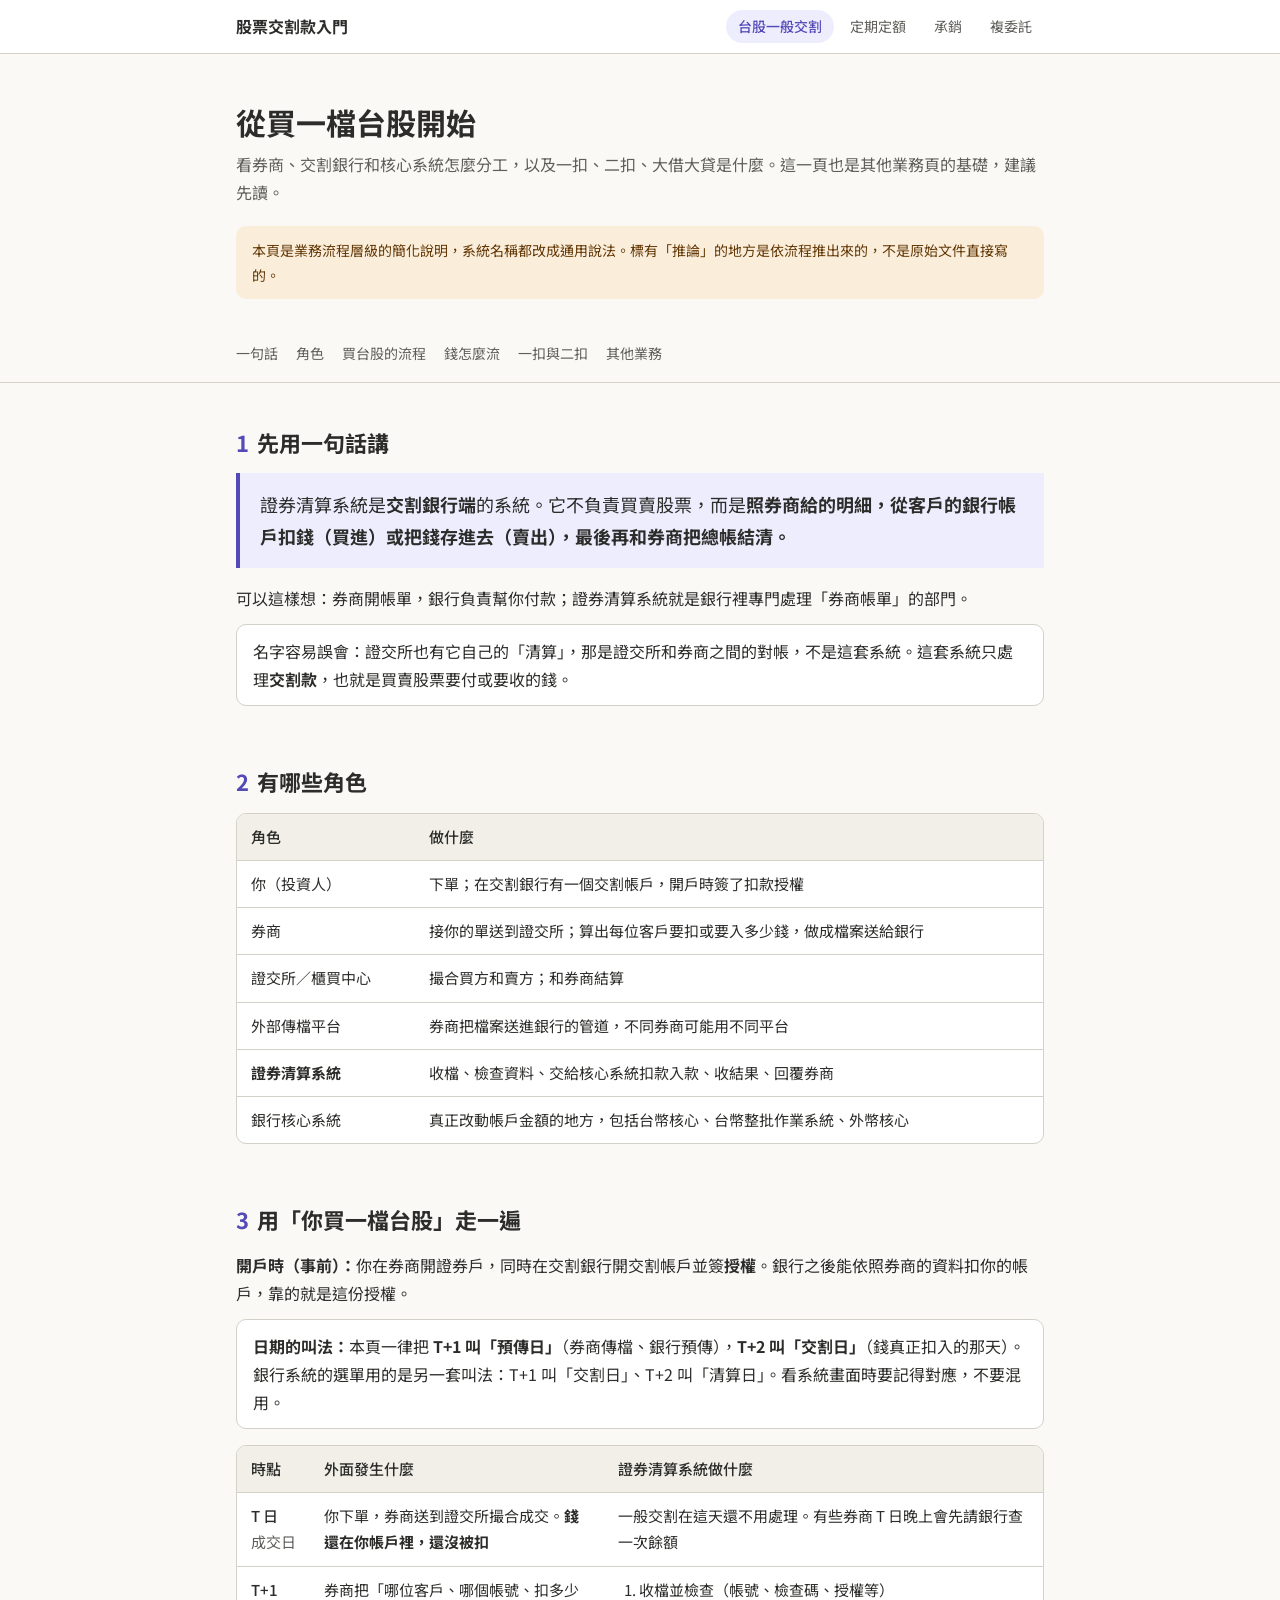
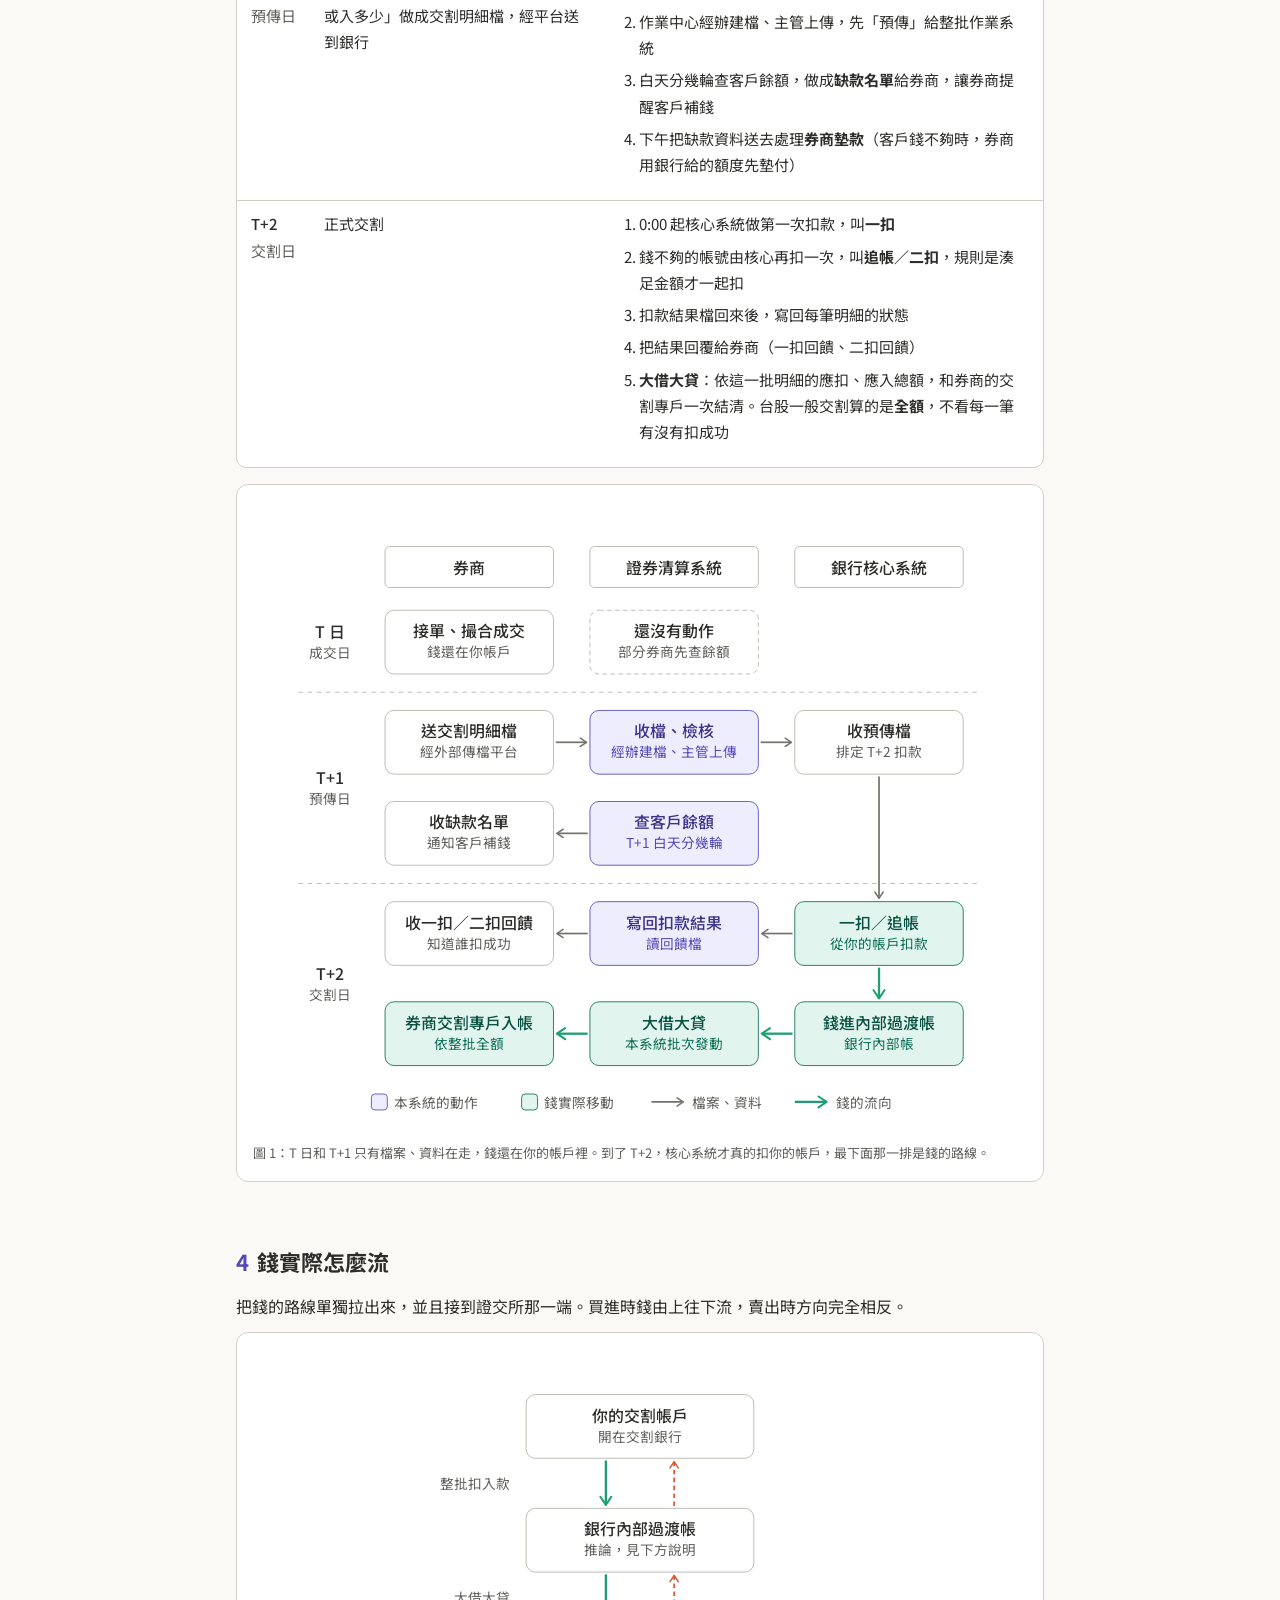
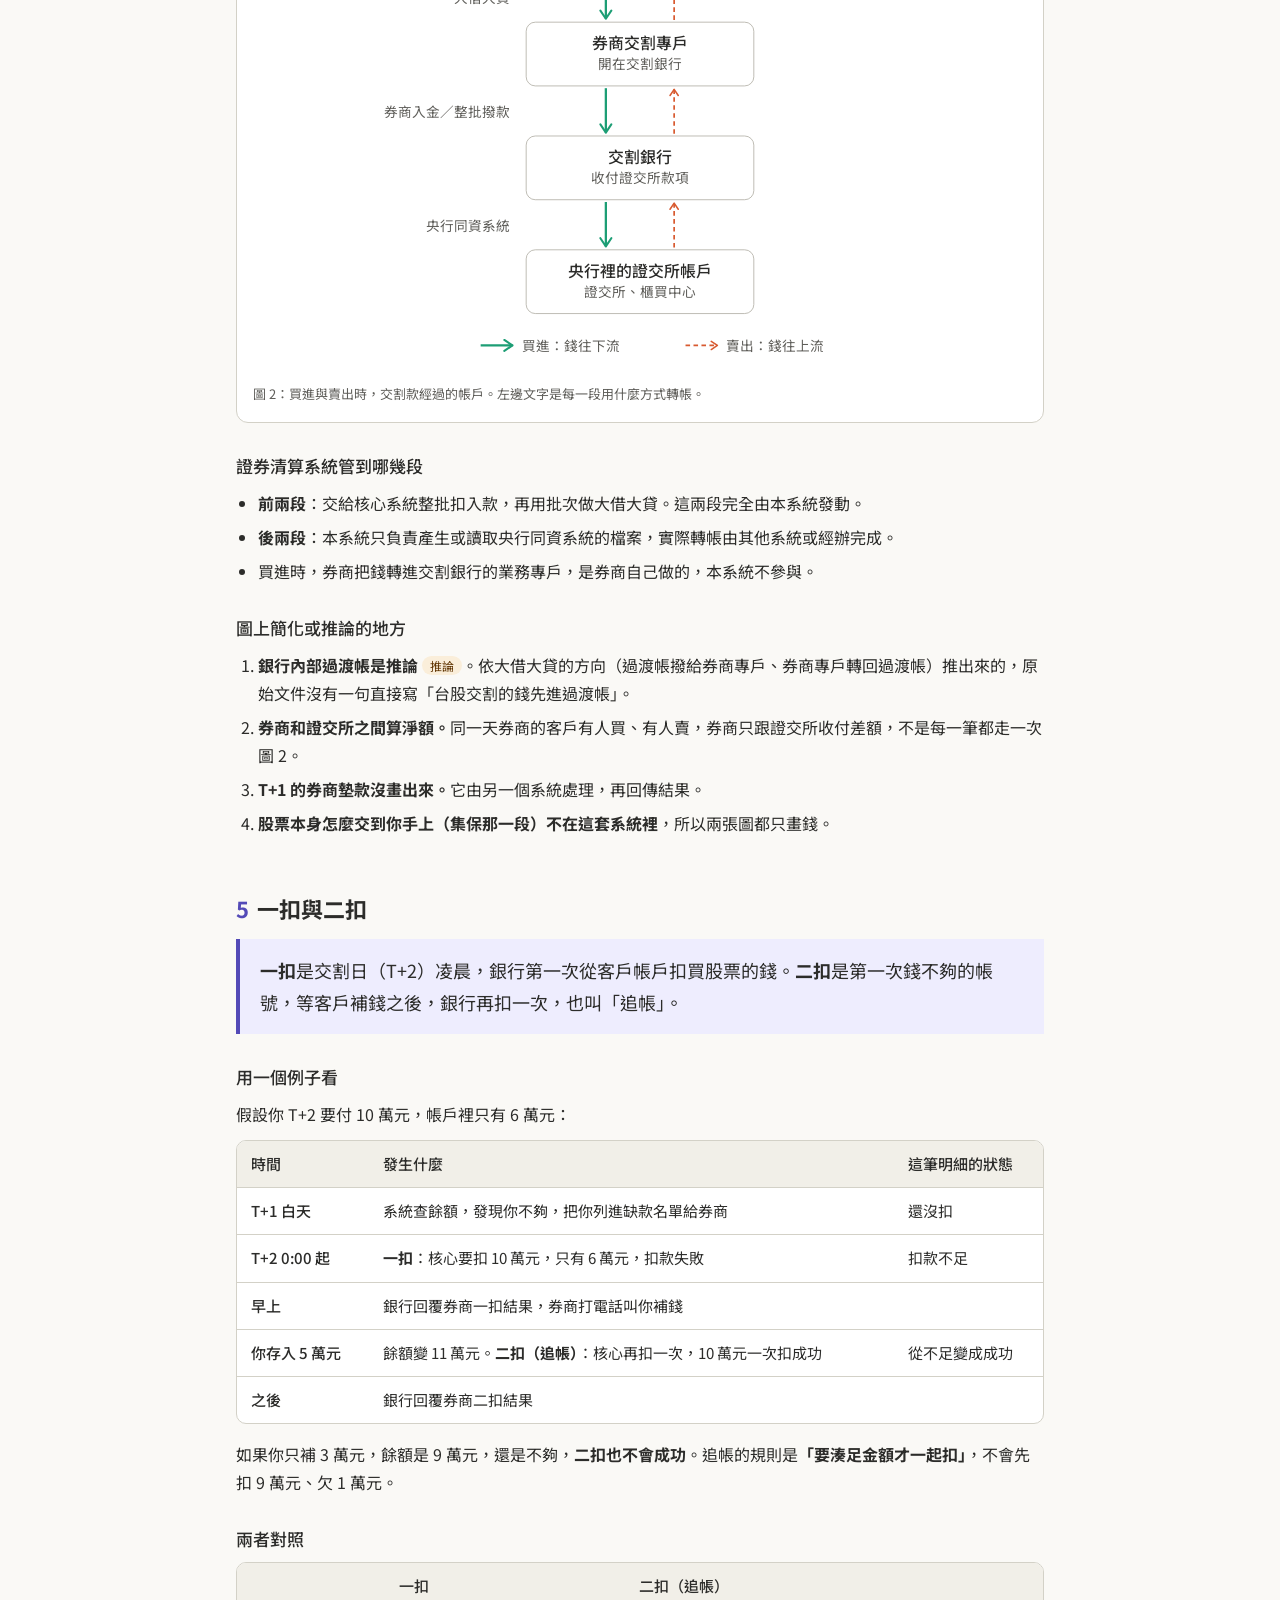
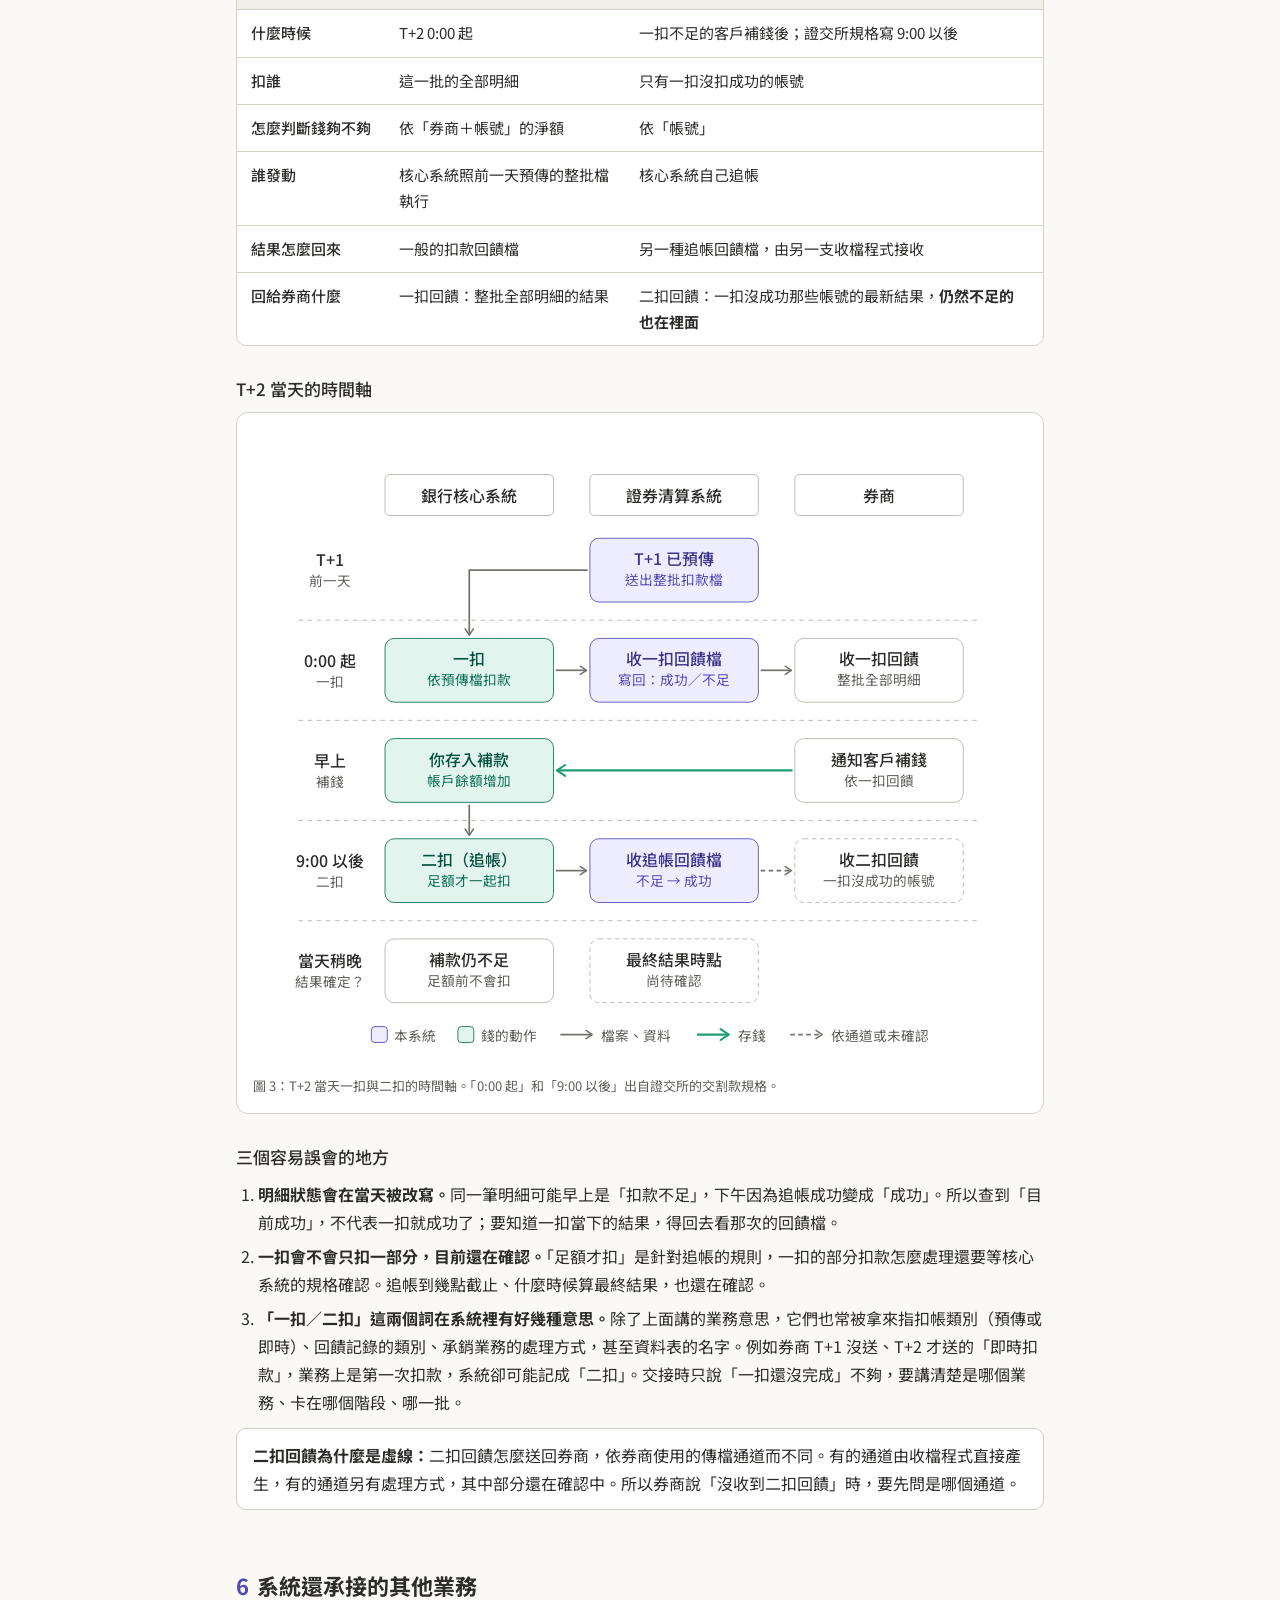
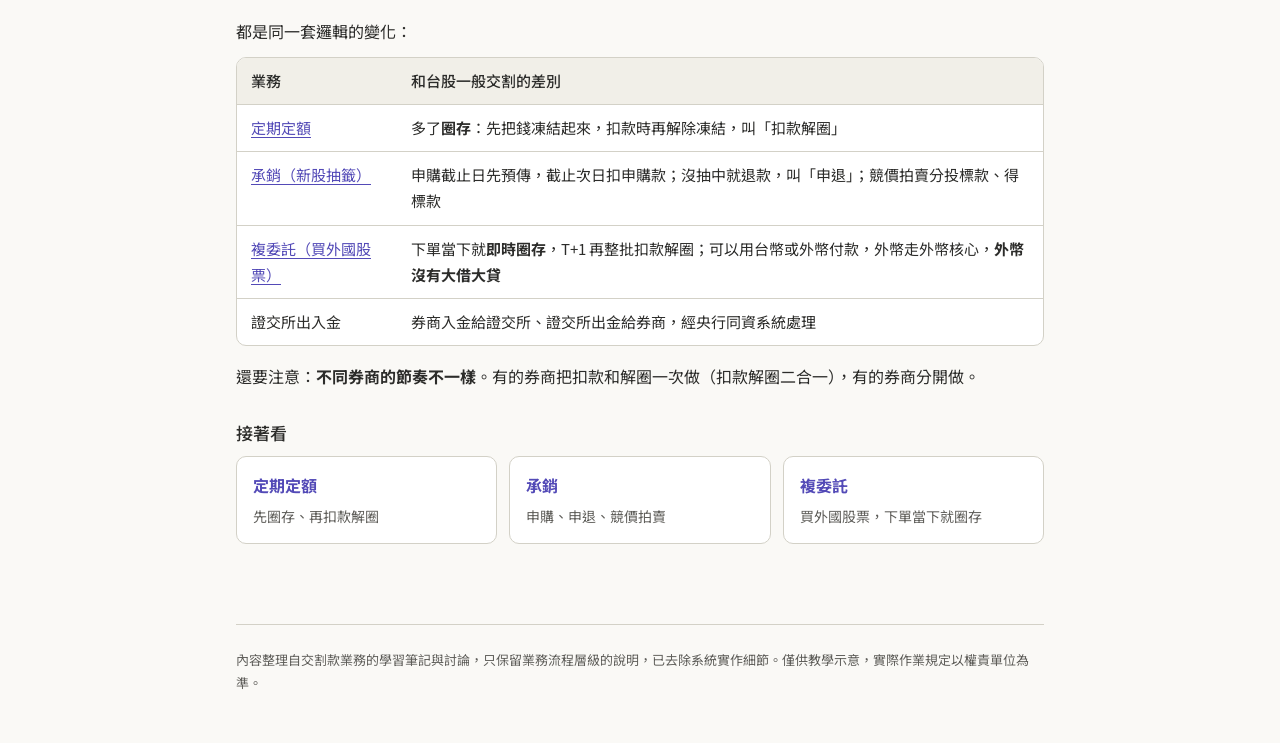
<file: index.html>
<!doctype html>
<html lang="zh-Hant">
<head>
<meta charset="utf-8">
<meta name="viewport" content="width=device-width, initial-scale=1">
<title>股票交割款入門</title>
<meta name="description" content="從買一檔台股開始，看券商、交割銀行和核心系統怎麼分工，以及一扣、二扣、大借大貸是什麼。">
<link rel="preconnect" href="https://fonts.googleapis.com">
<link rel="preconnect" href="https://fonts.gstatic.com" crossorigin>
<link href="https://fonts.googleapis.com/css2?family=Noto+Sans+TC:wght@400;500;700&display=swap" rel="stylesheet">
<link rel="stylesheet" href="style.css">
</head>
<body>

<svg width="0" height="0" style="position:absolute" aria-hidden="true">
  <defs>
    <marker id="ah-gray" viewBox="0 0 10 10" refX="8" refY="5" markerWidth="6" markerHeight="6" orient="auto-start-reverse"><path class="mk-gray" d="M2 1L8 5L2 9" fill="none" stroke-width="1.5" stroke-linecap="round" stroke-linejoin="round"/></marker>
    <marker id="ah-teal" viewBox="0 0 10 10" refX="8" refY="5" markerWidth="6" markerHeight="6" orient="auto-start-reverse"><path class="mk-teal" d="M2 1L8 5L2 9" fill="none" stroke-width="1.5" stroke-linecap="round" stroke-linejoin="round"/></marker>
    <marker id="ah-coral" viewBox="0 0 10 10" refX="8" refY="5" markerWidth="6" markerHeight="6" orient="auto-start-reverse"><path class="mk-coral" d="M2 1L8 5L2 9" fill="none" stroke-width="1.5" stroke-linecap="round" stroke-linejoin="round"/></marker>
  </defs>
</svg>

<div class="sitebar">
  <div class="sitebar-inner">
    <a class="brand" href="index.html">股票交割款入門</a>
    <nav class="site" aria-label="業務">
      <a href="index.html" aria-current="page">台股一般交割</a>
      <a href="regular.html">定期定額</a>
      <a href="ipo.html">承銷</a>
      <a href="sub-brokerage.html">複委託</a>
    </nav>
  </div>
</div>

<header class="hero">
  <h1>從買一檔台股開始</h1>
  <p>看券商、交割銀行和核心系統怎麼分工，以及一扣、二扣、大借大貸是什麼。這一頁也是其他業務頁的基礎，建議先讀。</p>
  <div class="notice">本頁是業務流程層級的簡化說明，系統名稱都改成通用說法。標有「推論」的地方是依流程推出來的，不是原始文件直接寫的。</div>
</header>

<nav class="toc" aria-label="目錄">
  <ul>
    <li><a href="#overview">一句話</a></li>
    <li><a href="#roles">角色</a></li>
    <li><a href="#buy-flow">買台股的流程</a></li>
    <li><a href="#money">錢怎麼流</a></li>
    <li><a href="#debit">一扣與二扣</a></li>
    <li><a href="#other">其他業務</a></li>
  </ul>
</nav>

<main>

<section id="overview">
  <h2><span class="num">1</span>先用一句話講</h2>
  <p class="lead">證券清算系統是<strong>交割銀行端</strong>的系統。它不負責買賣股票，而是<strong>照券商給的明細，從客戶的銀行帳戶扣錢（買進）或把錢存進去（賣出），最後再和券商把總帳結清。</strong></p>
  <p>可以這樣想：券商開帳單，銀行負責幫你付款；證券清算系統就是銀行裡專門處理「券商帳單」的部門。</p>
  <div class="callout">名字容易誤會：證交所也有它自己的「清算」，那是證交所和券商之間的對帳，不是這套系統。這套系統只處理<strong>交割款</strong>，也就是買賣股票要付或要收的錢。</div>
</section>

<section id="roles">
  <h2><span class="num">2</span>有哪些角色</h2>
  <div class="table-wrap">
  <table>
    <thead><tr><th>角色</th><th>做什麼</th></tr></thead>
    <tbody>
      <tr><td>你（投資人）</td><td>下單；在交割銀行有一個交割帳戶，開戶時簽了扣款授權</td></tr>
      <tr><td>券商</td><td>接你的單送到證交所；算出每位客戶要扣或要入多少錢，做成檔案送給銀行</td></tr>
      <tr><td>證交所／櫃買中心</td><td>撮合買方和賣方；和券商結算</td></tr>
      <tr><td>外部傳檔平台</td><td>券商把檔案送進銀行的管道，不同券商可能用不同平台</td></tr>
      <tr><td><strong>證券清算系統</strong></td><td>收檔、檢查資料、交給核心系統扣款入款、收結果、回覆券商</td></tr>
      <tr><td>銀行核心系統</td><td>真正改動帳戶金額的地方，包括台幣核心、台幣整批作業系統、外幣核心</td></tr>
    </tbody>
  </table>
  </div>
</section>

<section id="buy-flow">
  <h2><span class="num">3</span>用「你買一檔台股」走一遍</h2>
  <p><strong>開戶時（事前）：</strong>你在券商開證券戶，同時在交割銀行開交割帳戶並簽<strong>授權</strong>。銀行之後能依照券商的資料扣你的帳戶，靠的就是這份授權。</p>
  <div class="callout"><strong>日期的叫法：</strong>本頁一律把 <strong>T+1 叫「預傳日」</strong>（券商傳檔、銀行預傳），<strong>T+2 叫「交割日」</strong>（錢真正扣入的那天）。銀行系統的選單用的是另一套叫法：T+1 叫「交割日」、T+2 叫「清算日」。看系統畫面時要記得對應，不要混用。</div>
  <div class="table-wrap">
  <table>
    <thead><tr><th>時點</th><th>外面發生什麼</th><th>證券清算系統做什麼</th></tr></thead>
    <tbody>
      <tr>
        <td class="when">T 日<br><span style="font-weight:400;color:var(--text-2)">成交日</span></td>
        <td>你下單，券商送到證交所撮合成交。<strong>錢還在你帳戶裡，還沒被扣</strong></td>
        <td>一般交割在這天還不用處理。有些券商 T 日晚上會先請銀行查一次餘額</td>
      </tr>
      <tr>
        <td class="when">T+1<br><span style="font-weight:400;color:var(--text-2)">預傳日</span></td>
        <td>券商把「哪位客戶、哪個帳號、扣多少或入多少」做成交割明細檔，經平台送到銀行</td>
        <td>
          <ol>
            <li>收檔並檢查（帳號、檢查碼、授權等）</li>
            <li>作業中心經辦建檔、主管上傳，先「預傳」給整批作業系統</li>
            <li>白天分幾輪查客戶餘額，做成<strong>缺款名單</strong>給券商，讓券商提醒客戶補錢</li>
            <li>下午把缺款資料送去處理<strong>券商墊款</strong>（客戶錢不夠時，券商用銀行給的額度先墊付）</li>
          </ol>
        </td>
      </tr>
      <tr>
        <td class="when">T+2<br><span style="font-weight:400;color:var(--text-2)">交割日</span></td>
        <td>正式交割</td>
        <td>
          <ol>
            <li>0:00 起核心系統做第一次扣款，叫<strong>一扣</strong></li>
            <li>錢不夠的帳號由核心再扣一次，叫<strong>追帳／二扣</strong>，規則是湊足金額才一起扣</li>
            <li>扣款結果檔回來後，寫回每筆明細的狀態</li>
            <li>把結果回覆給券商（一扣回饋、二扣回饋）</li>
            <li><strong>大借大貸</strong>：依這一批明細的應扣、應入總額，和券商的交割專戶一次結清。台股一般交割算的是<strong>全額</strong>，不看每一筆有沒有扣成功</li>
          </ol>
        </td>
      </tr>
    </tbody>
  </table>
  </div>

  <figure class="diagram">
    <svg viewBox="0 0 680 556" role="img" aria-labelledby="d1-title d1-desc">
      <title id="d1-title">買台股 T、T+1、T+2 交割流程</title>
      <desc id="d1-desc">三條泳道：券商、證券清算系統、銀行核心系統。T 日成交但錢還沒動；T+1 券商送交割明細，系統檢核後預傳核心，並查餘額產生缺款名單給券商；T+2 核心扣款與追帳，系統寫回結果並回覆券商，錢先進銀行內部過渡帳，再由大借大貸撥入券商交割專戶。</desc>

      <rect class="box" x="116" y="40" width="148" height="36" rx="4"/>
      <text class="th" x="190" y="58" text-anchor="middle" dominant-baseline="central">券商</text>
      <rect class="box" x="296" y="40" width="148" height="36" rx="4"/>
      <text class="th" x="370" y="58" text-anchor="middle" dominant-baseline="central">證券清算系統</text>
      <rect class="box" x="476" y="40" width="148" height="36" rx="4"/>
      <text class="th" x="550" y="58" text-anchor="middle" dominant-baseline="central">銀行核心系統</text>

      <text class="th" x="68" y="115" text-anchor="middle" dominant-baseline="central">T 日</text>
      <text class="ts" x="68" y="133" text-anchor="middle" dominant-baseline="central">成交日</text>
      <text class="th" x="68" y="243" text-anchor="middle" dominant-baseline="central">T+1</text>
      <text class="ts" x="68" y="261" text-anchor="middle" dominant-baseline="central">預傳日</text>
      <text class="th" x="68" y="415" text-anchor="middle" dominant-baseline="central">T+2</text>
      <text class="ts" x="68" y="433" text-anchor="middle" dominant-baseline="central">交割日</text>

      <line class="leader" x1="40" y1="168" x2="636" y2="168"/>
      <line class="leader" x1="40" y1="336" x2="636" y2="336"/>

      <g>
        <rect class="box" x="116" y="96" width="148" height="56" rx="8"/>
        <text class="th" x="190" y="114" text-anchor="middle" dominant-baseline="central">接單、撮合成交</text>
        <text class="ts" x="190" y="132" text-anchor="middle" dominant-baseline="central">錢還在你帳戶</text>
      </g>
      <g>
        <rect class="box dash" x="296" y="96" width="148" height="56" rx="8"/>
        <text class="th" x="370" y="114" text-anchor="middle" dominant-baseline="central">還沒有動作</text>
        <text class="ts" x="370" y="132" text-anchor="middle" dominant-baseline="central">部分券商先查餘額</text>
      </g>

      <g>
        <rect class="box" x="116" y="184" width="148" height="56" rx="8"/>
        <text class="th" x="190" y="202" text-anchor="middle" dominant-baseline="central">送交割明細檔</text>
        <text class="ts" x="190" y="220" text-anchor="middle" dominant-baseline="central">經外部傳檔平台</text>
      </g>
      <line class="arr" x1="266" y1="212" x2="293" y2="212" marker-end="url(#ah-gray)"/>
      <g class="purple">
        <rect x="296" y="184" width="148" height="56" rx="8"/>
        <text class="th" x="370" y="202" text-anchor="middle" dominant-baseline="central">收檔、檢核</text>
        <text class="ts" x="370" y="220" text-anchor="middle" dominant-baseline="central">經辦建檔、主管上傳</text>
      </g>
      <line class="arr" x1="446" y1="212" x2="473" y2="212" marker-end="url(#ah-gray)"/>
      <g>
        <rect class="box" x="476" y="184" width="148" height="56" rx="8"/>
        <text class="th" x="550" y="202" text-anchor="middle" dominant-baseline="central">收預傳檔</text>
        <text class="ts" x="550" y="220" text-anchor="middle" dominant-baseline="central">排定 T+2 扣款</text>
      </g>

      <g class="purple">
        <rect x="296" y="264" width="148" height="56" rx="8"/>
        <text class="th" x="370" y="282" text-anchor="middle" dominant-baseline="central">查客戶餘額</text>
        <text class="ts" x="370" y="300" text-anchor="middle" dominant-baseline="central">T+1 白天分幾輪</text>
      </g>
      <line class="arr" x1="294" y1="292" x2="267" y2="292" marker-end="url(#ah-gray)"/>
      <g>
        <rect class="box" x="116" y="264" width="148" height="56" rx="8"/>
        <text class="th" x="190" y="282" text-anchor="middle" dominant-baseline="central">收缺款名單</text>
        <text class="ts" x="190" y="300" text-anchor="middle" dominant-baseline="central">通知客戶補錢</text>
      </g>

      <line class="arr" x1="550" y1="242" x2="550" y2="349" marker-end="url(#ah-gray)"/>

      <g class="teal">
        <rect x="476" y="352" width="148" height="56" rx="8"/>
        <text class="th" x="550" y="370" text-anchor="middle" dominant-baseline="central">一扣／追帳</text>
        <text class="ts" x="550" y="388" text-anchor="middle" dominant-baseline="central">從你的帳戶扣款</text>
      </g>
      <line class="arr" x1="474" y1="380" x2="447" y2="380" marker-end="url(#ah-gray)"/>
      <g class="purple">
        <rect x="296" y="352" width="148" height="56" rx="8"/>
        <text class="th" x="370" y="370" text-anchor="middle" dominant-baseline="central">寫回扣款結果</text>
        <text class="ts" x="370" y="388" text-anchor="middle" dominant-baseline="central">讀回饋檔</text>
      </g>
      <line class="arr" x1="294" y1="380" x2="267" y2="380" marker-end="url(#ah-gray)"/>
      <g>
        <rect class="box" x="116" y="352" width="148" height="56" rx="8"/>
        <text class="th" x="190" y="370" text-anchor="middle" dominant-baseline="central">收一扣／二扣回饋</text>
        <text class="ts" x="190" y="388" text-anchor="middle" dominant-baseline="central">知道誰扣成功</text>
      </g>

      <line class="money" x1="550" y1="410" x2="550" y2="437" marker-end="url(#ah-teal)"/>

      <g class="teal">
        <rect x="476" y="440" width="148" height="56" rx="8"/>
        <text class="th" x="550" y="458" text-anchor="middle" dominant-baseline="central">錢進內部過渡帳</text>
        <text class="ts" x="550" y="476" text-anchor="middle" dominant-baseline="central">銀行內部帳</text>
      </g>
      <line class="money" x1="474" y1="468" x2="447" y2="468" marker-end="url(#ah-teal)"/>
      <g class="teal">
        <rect x="296" y="440" width="148" height="56" rx="8"/>
        <text class="th" x="370" y="458" text-anchor="middle" dominant-baseline="central">大借大貸</text>
        <text class="ts" x="370" y="476" text-anchor="middle" dominant-baseline="central">本系統批次發動</text>
      </g>
      <line class="money" x1="294" y1="468" x2="267" y2="468" marker-end="url(#ah-teal)"/>
      <g class="teal">
        <rect x="116" y="440" width="148" height="56" rx="8"/>
        <text class="th" x="190" y="458" text-anchor="middle" dominant-baseline="central">券商交割專戶入帳</text>
        <text class="ts" x="190" y="476" text-anchor="middle" dominant-baseline="central">依整批全額</text>
      </g>

      <rect class="sw-purple" x="104" y="521" width="14" height="14" rx="3"/>
      <text class="ts" x="124" y="528" dominant-baseline="central">本系統的動作</text>
      <rect class="sw-teal" x="236" y="521" width="14" height="14" rx="3"/>
      <text class="ts" x="256" y="528" dominant-baseline="central">錢實際移動</text>
      <line class="arr" x1="350" y1="528" x2="378" y2="528" marker-end="url(#ah-gray)"/>
      <text class="ts" x="386" y="528" dominant-baseline="central">檔案、資料</text>
      <line class="money" x1="476" y1="528" x2="504" y2="528" marker-end="url(#ah-teal)"/>
      <text class="ts" x="512" y="528" dominant-baseline="central">錢的流向</text>
    </svg>
    <figcaption>圖 1：T 日和 T+1 只有檔案、資料在走，錢還在你的帳戶裡。到了 T+2，核心系統才真的扣你的帳戶，最下面那一排是錢的路線。</figcaption>
  </figure>
</section>

<section id="money">
  <h2><span class="num">4</span>錢實際怎麼流</h2>
  <p>把錢的路線單獨拉出來，並且接到證交所那一端。買進時錢由上往下流，賣出時方向完全相反。</p>

  <figure class="diagram">
    <svg viewBox="0 0 680 550" role="img" aria-labelledby="d2-title d2-desc">
      <title id="d2-title">買進與賣出時交割款的流向</title>
      <desc id="d2-desc">五個帳戶由上到下：你的交割帳戶、銀行內部過渡帳、券商交割專戶、交割銀行、央行裡的證交所帳戶。買進時錢由上往下流，賣出時由下往上流。各段分別經過整批扣入款、大借大貸、券商入金或整批撥款、央行同資系統。</desc>

      <rect class="box" x="240" y="40" width="200" height="56" rx="8"/>
      <text class="th" x="340" y="58" text-anchor="middle" dominant-baseline="central">你的交割帳戶</text>
      <text class="ts" x="340" y="76" text-anchor="middle" dominant-baseline="central">開在交割銀行</text>

      <rect class="box" x="240" y="140" width="200" height="56" rx="8"/>
      <text class="th" x="340" y="158" text-anchor="middle" dominant-baseline="central">銀行內部過渡帳</text>
      <text class="ts" x="340" y="176" text-anchor="middle" dominant-baseline="central">推論，見下方說明</text>

      <rect class="box" x="240" y="240" width="200" height="56" rx="8"/>
      <text class="th" x="340" y="258" text-anchor="middle" dominant-baseline="central">券商交割專戶</text>
      <text class="ts" x="340" y="276" text-anchor="middle" dominant-baseline="central">開在交割銀行</text>

      <rect class="box" x="240" y="340" width="200" height="56" rx="8"/>
      <text class="th" x="340" y="358" text-anchor="middle" dominant-baseline="central">交割銀行</text>
      <text class="ts" x="340" y="376" text-anchor="middle" dominant-baseline="central">收付證交所款項</text>

      <rect class="box" x="240" y="440" width="200" height="56" rx="8"/>
      <text class="th" x="340" y="458" text-anchor="middle" dominant-baseline="central">央行裡的證交所帳戶</text>
      <text class="ts" x="340" y="476" text-anchor="middle" dominant-baseline="central">證交所、櫃買中心</text>

      <text class="ts" x="226" y="118" text-anchor="end" dominant-baseline="central">整批扣入款</text>
      <text class="ts" x="226" y="218" text-anchor="end" dominant-baseline="central">大借大貸</text>
      <text class="ts" x="226" y="318" text-anchor="end" dominant-baseline="central">券商入金／整批撥款</text>
      <text class="ts" x="226" y="418" text-anchor="end" dominant-baseline="central">央行同資系統</text>

      <line class="money" x1="310" y1="98" x2="310" y2="137" marker-end="url(#ah-teal)"/>
      <line class="money" x1="310" y1="198" x2="310" y2="237" marker-end="url(#ah-teal)"/>
      <line class="money" x1="310" y1="298" x2="310" y2="337" marker-end="url(#ah-teal)"/>
      <line class="money" x1="310" y1="398" x2="310" y2="437" marker-end="url(#ah-teal)"/>

      <line class="sell" x1="370" y1="138" x2="370" y2="99" marker-end="url(#ah-coral)"/>
      <line class="sell" x1="370" y1="238" x2="370" y2="199" marker-end="url(#ah-coral)"/>
      <line class="sell" x1="370" y1="338" x2="370" y2="299" marker-end="url(#ah-coral)"/>
      <line class="sell" x1="370" y1="438" x2="370" y2="399" marker-end="url(#ah-coral)"/>

      <line class="money" x1="200" y1="524" x2="228" y2="524" marker-end="url(#ah-teal)"/>
      <text class="ts" x="236" y="524" dominant-baseline="central">買進：錢往下流</text>
      <line class="sell" x1="380" y1="524" x2="408" y2="524" marker-end="url(#ah-coral)"/>
      <text class="ts" x="416" y="524" dominant-baseline="central">賣出：錢往上流</text>
    </svg>
    <figcaption>圖 2：買進與賣出時，交割款經過的帳戶。左邊文字是每一段用什麼方式轉帳。</figcaption>
  </figure>

  <h3>證券清算系統管到哪幾段</h3>
  <ul>
    <li><strong>前兩段</strong>：交給核心系統整批扣入款，再用批次做大借大貸。這兩段完全由本系統發動。</li>
    <li><strong>後兩段</strong>：本系統只負責產生或讀取央行同資系統的檔案，實際轉帳由其他系統或經辦完成。</li>
    <li>買進時，券商把錢轉進交割銀行的業務專戶，是券商自己做的，本系統不參與。</li>
  </ul>

  <h3>圖上簡化或推論的地方</h3>
  <ol>
    <li><strong>銀行內部過渡帳是推論</strong><span class="tag">推論</span>。依大借大貸的方向（過渡帳撥給券商專戶、券商專戶轉回過渡帳）推出來的，原始文件沒有一句直接寫「台股交割的錢先進過渡帳」。</li>
    <li><strong>券商和證交所之間算淨額。</strong>同一天券商的客戶有人買、有人賣，券商只跟證交所收付差額，不是每一筆都走一次圖 2。</li>
    <li><strong>T+1 的券商墊款沒畫出來。</strong>它由另一個系統處理，再回傳結果。</li>
    <li><strong>股票本身怎麼交到你手上（集保那一段）不在這套系統裡</strong>，所以兩張圖都只畫錢。</li>
  </ol>
</section>

<section id="debit">
  <h2><span class="num">5</span>一扣與二扣</h2>
  <p class="lead"><strong>一扣</strong>是交割日（T+2）凌晨，銀行第一次從客戶帳戶扣買股票的錢。<strong>二扣</strong>是第一次錢不夠的帳號，等客戶補錢之後，銀行再扣一次，也叫「追帳」。</p>

  <h3>用一個例子看</h3>
  <p>假設你 T+2 要付 10 萬元，帳戶裡只有 6 萬元：</p>
  <div class="table-wrap">
  <table>
    <thead><tr><th>時間</th><th>發生什麼</th><th>這筆明細的狀態</th></tr></thead>
    <tbody>
      <tr><td class="when">T+1 白天</td><td>系統查餘額，發現你不夠，把你列進缺款名單給券商</td><td>還沒扣</td></tr>
      <tr><td class="when">T+2 0:00 起</td><td><strong>一扣</strong>：核心要扣 10 萬元，只有 6 萬元，扣款失敗</td><td>扣款不足</td></tr>
      <tr><td class="when">早上</td><td>銀行回覆券商一扣結果，券商打電話叫你補錢</td><td></td></tr>
      <tr><td class="when">你存入 5 萬元</td><td>餘額變 11 萬元。<strong>二扣（追帳）</strong>：核心再扣一次，10 萬元一次扣成功</td><td>從不足變成成功</td></tr>
      <tr><td class="when">之後</td><td>銀行回覆券商二扣結果</td><td></td></tr>
    </tbody>
  </table>
  </div>
  <p>如果你只補 3 萬元，餘額是 9 萬元，還是不夠，<strong>二扣也不會成功</strong>。追帳的規則是<strong>「要湊足金額才一起扣」</strong>，不會先扣 9 萬元、欠 1 萬元。</p>

  <h3>兩者對照</h3>
  <div class="table-wrap">
  <table>
    <thead><tr><th></th><th>一扣</th><th>二扣（追帳）</th></tr></thead>
    <tbody>
      <tr><td class="when">什麼時候</td><td>T+2 0:00 起</td><td>一扣不足的客戶補錢後；證交所規格寫 9:00 以後</td></tr>
      <tr><td class="when">扣誰</td><td>這一批的全部明細</td><td>只有一扣沒扣成功的帳號</td></tr>
      <tr><td class="when">怎麼判斷錢夠不夠</td><td>依「券商＋帳號」的淨額</td><td>依「帳號」</td></tr>
      <tr><td class="when">誰發動</td><td>核心系統照前一天預傳的整批檔執行</td><td>核心系統自己追帳</td></tr>
      <tr><td class="when">結果怎麼回來</td><td>一般的扣款回饋檔</td><td>另一種追帳回饋檔，由另一支收檔程式接收</td></tr>
      <tr><td class="when">回給券商什麼</td><td>一扣回饋：整批全部明細的結果</td><td>二扣回饋：一扣沒成功那些帳號的最新結果，<strong>仍然不足的也在裡面</strong></td></tr>
    </tbody>
  </table>
  </div>

  <h3>T+2 當天的時間軸</h3>
  <figure class="diagram">
    <svg viewBox="0 0 680 560" role="img" aria-labelledby="d3-title d3-desc">
      <title id="d3-title">T+2 當天一扣與二扣時間軸</title>
      <desc id="d3-desc">三條泳道：銀行核心系統、證券清算系統、券商。T+1 系統已預傳整批扣款檔。T+2 0:00 起核心執行一扣，結果以回饋檔回到系統，寫回成功或不足，並回覆券商一扣回饋。早上券商通知客戶補錢，客戶存入。9:00 以後核心追帳，足額才一起扣，結果以追帳回饋檔回到系統，明細可能由不足變成功，再回覆二扣回饋；二扣回饋依通道不同。最終結果時點尚待確認。</desc>

      <rect class="box" x="116" y="40" width="148" height="36" rx="4"/>
      <text class="th" x="190" y="58" text-anchor="middle" dominant-baseline="central">銀行核心系統</text>
      <rect class="box" x="296" y="40" width="148" height="36" rx="4"/>
      <text class="th" x="370" y="58" text-anchor="middle" dominant-baseline="central">證券清算系統</text>
      <rect class="box" x="476" y="40" width="148" height="36" rx="4"/>
      <text class="th" x="550" y="58" text-anchor="middle" dominant-baseline="central">券商</text>

      <text class="th" x="68" y="115" text-anchor="middle" dominant-baseline="central">T+1</text>
      <text class="ts" x="68" y="133" text-anchor="middle" dominant-baseline="central">前一天</text>
      <text class="th" x="68" y="203" text-anchor="middle" dominant-baseline="central">0:00 起</text>
      <text class="ts" x="68" y="221" text-anchor="middle" dominant-baseline="central">一扣</text>
      <text class="th" x="68" y="291" text-anchor="middle" dominant-baseline="central">早上</text>
      <text class="ts" x="68" y="309" text-anchor="middle" dominant-baseline="central">補錢</text>
      <text class="th" x="68" y="379" text-anchor="middle" dominant-baseline="central">9:00 以後</text>
      <text class="ts" x="68" y="397" text-anchor="middle" dominant-baseline="central">二扣</text>
      <text class="th" x="68" y="467" text-anchor="middle" dominant-baseline="central">當天稍晚</text>
      <text class="ts" x="68" y="485" text-anchor="middle" dominant-baseline="central">結果確定？</text>

      <line class="leader" x1="40" y1="168" x2="636" y2="168"/>
      <line class="leader" x1="40" y1="256" x2="636" y2="256"/>
      <line class="leader" x1="40" y1="344" x2="636" y2="344"/>
      <line class="leader" x1="40" y1="432" x2="636" y2="432"/>

      <g class="purple">
        <rect x="296" y="96" width="148" height="56" rx="8"/>
        <text class="th" x="370" y="114" text-anchor="middle" dominant-baseline="central">T+1 已預傳</text>
        <text class="ts" x="370" y="132" text-anchor="middle" dominant-baseline="central">送出整批扣款檔</text>
      </g>
      <path class="arr" d="M294 124 L190 124 L190 181" marker-end="url(#ah-gray)"/>

      <g class="teal">
        <rect x="116" y="184" width="148" height="56" rx="8"/>
        <text class="th" x="190" y="202" text-anchor="middle" dominant-baseline="central">一扣</text>
        <text class="ts" x="190" y="220" text-anchor="middle" dominant-baseline="central">依預傳檔扣款</text>
      </g>
      <line class="arr" x1="266" y1="212" x2="293" y2="212" marker-end="url(#ah-gray)"/>
      <g class="purple">
        <rect x="296" y="184" width="148" height="56" rx="8"/>
        <text class="th" x="370" y="202" text-anchor="middle" dominant-baseline="central">收一扣回饋檔</text>
        <text class="ts" x="370" y="220" text-anchor="middle" dominant-baseline="central">寫回：成功／不足</text>
      </g>
      <line class="arr" x1="446" y1="212" x2="473" y2="212" marker-end="url(#ah-gray)"/>
      <g>
        <rect class="box" x="476" y="184" width="148" height="56" rx="8"/>
        <text class="th" x="550" y="202" text-anchor="middle" dominant-baseline="central">收一扣回饋</text>
        <text class="ts" x="550" y="220" text-anchor="middle" dominant-baseline="central">整批全部明細</text>
      </g>

      <g>
        <rect class="box" x="476" y="272" width="148" height="56" rx="8"/>
        <text class="th" x="550" y="290" text-anchor="middle" dominant-baseline="central">通知客戶補錢</text>
        <text class="ts" x="550" y="308" text-anchor="middle" dominant-baseline="central">依一扣回饋</text>
      </g>
      <line class="money" x1="474" y1="300" x2="267" y2="300" marker-end="url(#ah-teal)"/>
      <g class="teal">
        <rect x="116" y="272" width="148" height="56" rx="8"/>
        <text class="th" x="190" y="290" text-anchor="middle" dominant-baseline="central">你存入補款</text>
        <text class="ts" x="190" y="308" text-anchor="middle" dominant-baseline="central">帳戶餘額增加</text>
      </g>
      <line class="arr" x1="190" y1="330" x2="190" y2="357" marker-end="url(#ah-gray)"/>

      <g class="teal">
        <rect x="116" y="360" width="148" height="56" rx="8"/>
        <text class="th" x="190" y="378" text-anchor="middle" dominant-baseline="central">二扣（追帳）</text>
        <text class="ts" x="190" y="396" text-anchor="middle" dominant-baseline="central">足額才一起扣</text>
      </g>
      <line class="arr" x1="266" y1="388" x2="293" y2="388" marker-end="url(#ah-gray)"/>
      <g class="purple">
        <rect x="296" y="360" width="148" height="56" rx="8"/>
        <text class="th" x="370" y="378" text-anchor="middle" dominant-baseline="central">收追帳回饋檔</text>
        <text class="ts" x="370" y="396" text-anchor="middle" dominant-baseline="central">不足 → 成功</text>
      </g>
      <line class="arr dash" x1="446" y1="388" x2="473" y2="388" marker-end="url(#ah-gray)"/>
      <g>
        <rect class="box dash" x="476" y="360" width="148" height="56" rx="8"/>
        <text class="th" x="550" y="378" text-anchor="middle" dominant-baseline="central">收二扣回饋</text>
        <text class="ts" x="550" y="396" text-anchor="middle" dominant-baseline="central">一扣沒成功的帳號</text>
      </g>

      <g>
        <rect class="box" x="116" y="448" width="148" height="56" rx="8"/>
        <text class="th" x="190" y="466" text-anchor="middle" dominant-baseline="central">補款仍不足</text>
        <text class="ts" x="190" y="484" text-anchor="middle" dominant-baseline="central">足額前不會扣</text>
      </g>
      <g>
        <rect class="box dash" x="296" y="448" width="148" height="56" rx="8"/>
        <text class="th" x="370" y="466" text-anchor="middle" dominant-baseline="central">最終結果時點</text>
        <text class="ts" x="370" y="484" text-anchor="middle" dominant-baseline="central">尚待確認</text>
      </g>

      <rect class="sw-purple" x="104" y="525" width="14" height="14" rx="3"/>
      <text class="ts" x="124" y="532" dominant-baseline="central">本系統</text>
      <rect class="sw-teal" x="180" y="525" width="14" height="14" rx="3"/>
      <text class="ts" x="200" y="532" dominant-baseline="central">錢的動作</text>
      <line class="arr" x1="270" y1="532" x2="298" y2="532" marker-end="url(#ah-gray)"/>
      <text class="ts" x="306" y="532" dominant-baseline="central">檔案、資料</text>
      <line class="money" x1="390" y1="532" x2="418" y2="532" marker-end="url(#ah-teal)"/>
      <text class="ts" x="426" y="532" dominant-baseline="central">存錢</text>
      <line class="arr dash" x1="472" y1="532" x2="500" y2="532" marker-end="url(#ah-gray)"/>
      <text class="ts" x="508" y="532" dominant-baseline="central">依通道或未確認</text>
    </svg>
    <figcaption>圖 3：T+2 當天一扣與二扣的時間軸。「0:00 起」和「9:00 以後」出自證交所的交割款規格。</figcaption>
  </figure>

  <h3>三個容易誤會的地方</h3>
  <ol>
    <li><strong>明細狀態會在當天被改寫。</strong>同一筆明細可能早上是「扣款不足」，下午因為追帳成功變成「成功」。所以查到「目前成功」，不代表一扣就成功了；要知道一扣當下的結果，得回去看那次的回饋檔。</li>
    <li><strong>一扣會不會只扣一部分，目前還在確認。</strong>「足額才扣」是針對追帳的規則，一扣的部分扣款怎麼處理還要等核心系統的規格確認。追帳到幾點截止、什麼時候算最終結果，也還在確認。</li>
    <li><strong>「一扣／二扣」這兩個詞在系統裡有好幾種意思。</strong>除了上面講的業務意思，它們也常被拿來指扣帳類別（預傳或即時）、回饋記錄的類別、承銷業務的處理方式，甚至資料表的名字。例如券商 T+1 沒送、T+2 才送的「即時扣款」，業務上是第一次扣款，系統卻可能記成「二扣」。交接時只說「一扣還沒完成」不夠，要講清楚是哪個業務、卡在哪個階段、哪一批。</li>
  </ol>
  <div class="callout"><strong>二扣回饋為什麼是虛線：</strong>二扣回饋怎麼送回券商，依券商使用的傳檔通道而不同。有的通道由收檔程式直接產生，有的通道另有處理方式，其中部分還在確認中。所以券商說「沒收到二扣回饋」時，要先問是哪個通道。</div>
</section>

<section id="other">
  <h2><span class="num">6</span>系統還承接的其他業務</h2>
  <p>都是同一套邏輯的變化：</p>
  <div class="table-wrap">
  <table>
    <thead><tr><th>業務</th><th>和台股一般交割的差別</th></tr></thead>
    <tbody>
      <tr><td><a href="regular.html">定期定額</a></td><td>多了<strong>圈存</strong>：先把錢凍結起來，扣款時再解除凍結，叫「扣款解圈」</td></tr>
      <tr><td><a href="ipo.html">承銷（新股抽籤）</a></td><td>申購截止日先預傳，截止次日扣申購款；沒抽中就退款，叫「申退」；競價拍賣分投標款、得標款</td></tr>
      <tr><td><a href="sub-brokerage.html">複委託（買外國股票）</a></td><td>下單當下就<strong>即時圈存</strong>，T+1 再整批扣款解圈；可以用台幣或外幣付款，外幣走外幣核心，<strong>外幣沒有大借大貸</strong></td></tr>
      <tr><td>證交所出入金</td><td>券商入金給證交所、證交所出金給券商，經央行同資系統處理</td></tr>
    </tbody>
  </table>
  </div>
  <p>還要注意：<strong>不同券商的節奏不一樣</strong>。有的券商把扣款和解圈一次做（扣款解圈二合一），有的券商分開做。</p>

  <h3>接著看</h3>
  <div class="next-links">
    <a href="regular.html"><strong>定期定額</strong><span>先圈存、再扣款解圈</span></a>
    <a href="ipo.html"><strong>承銷</strong><span>申購、申退、競價拍賣</span></a>
    <a href="sub-brokerage.html"><strong>複委託</strong><span>買外國股票，下單當下就圈存</span></a>
  </div>
</section>

</main>

<footer>
  內容整理自交割款業務的學習筆記與討論，只保留業務流程層級的說明，已去除系統實作細節。僅供教學示意，實際作業規定以權責單位為準。
</footer>

</body>
</html>
</file>
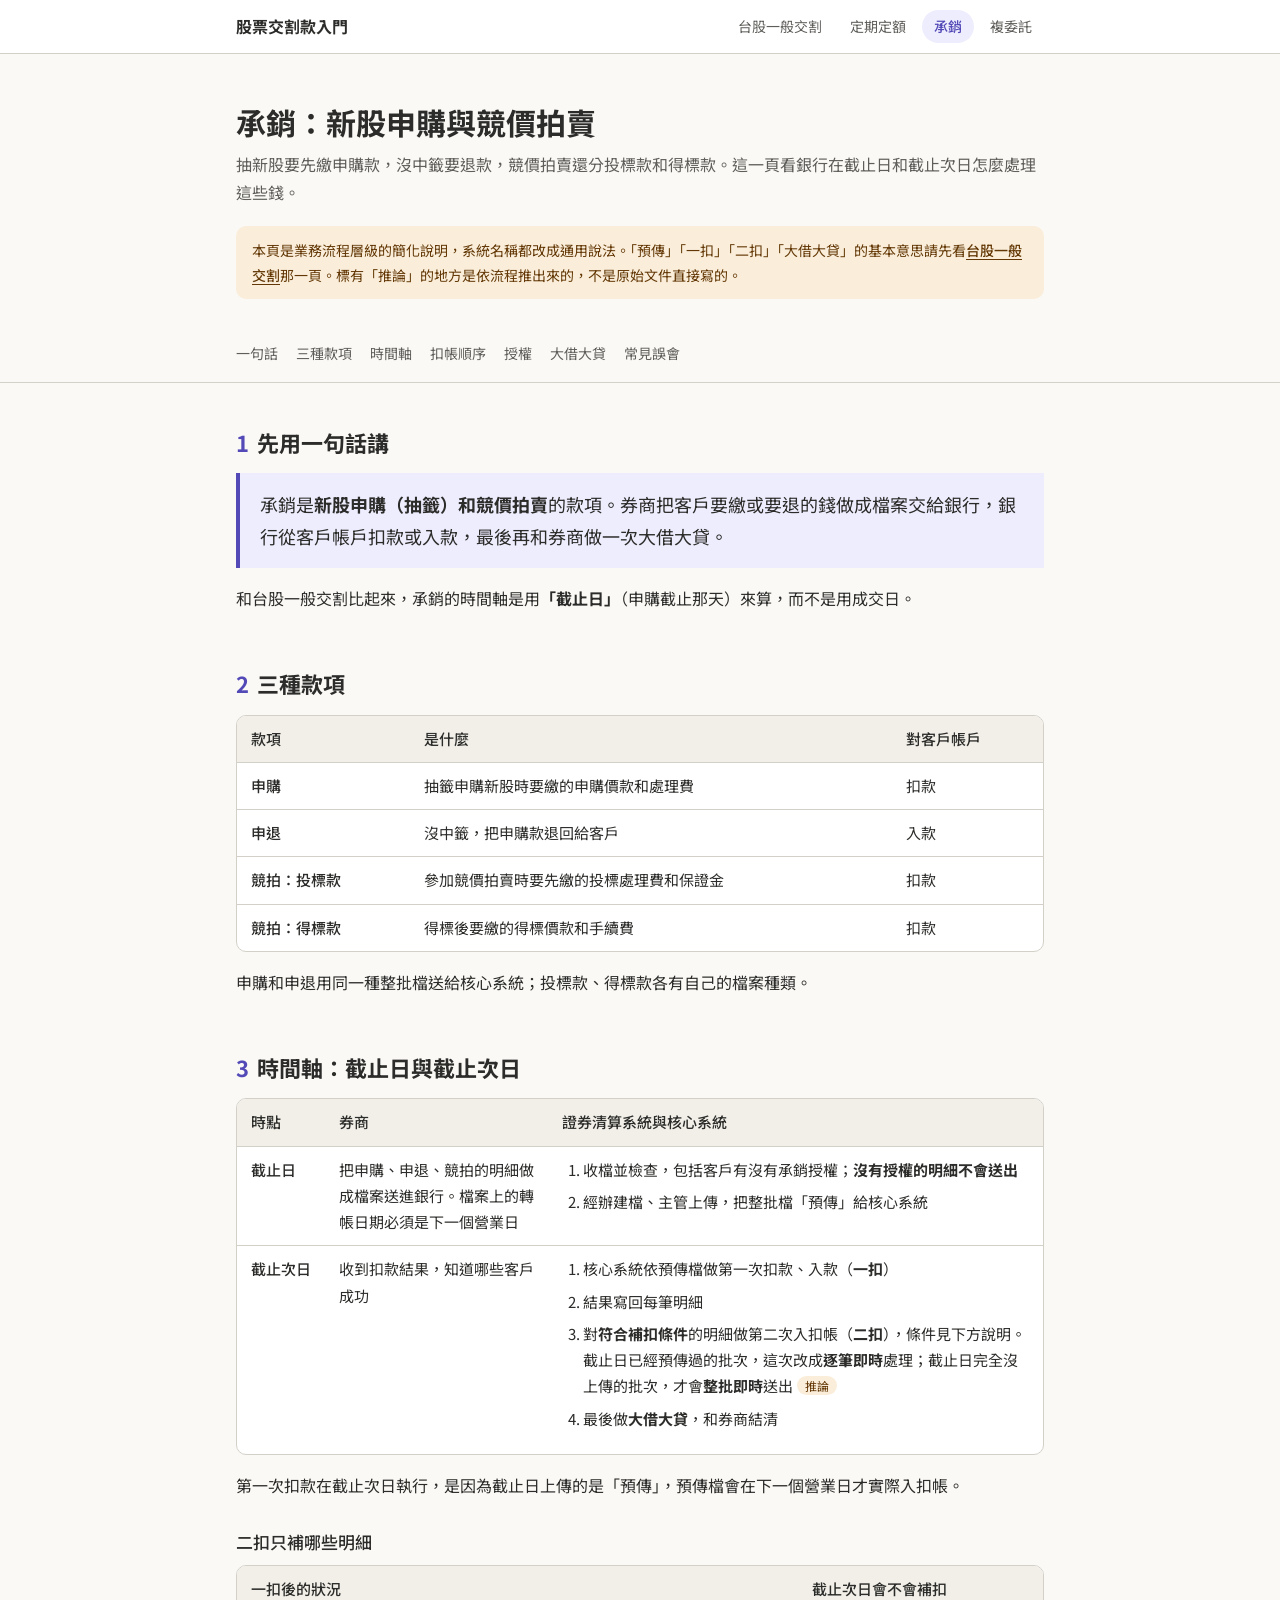
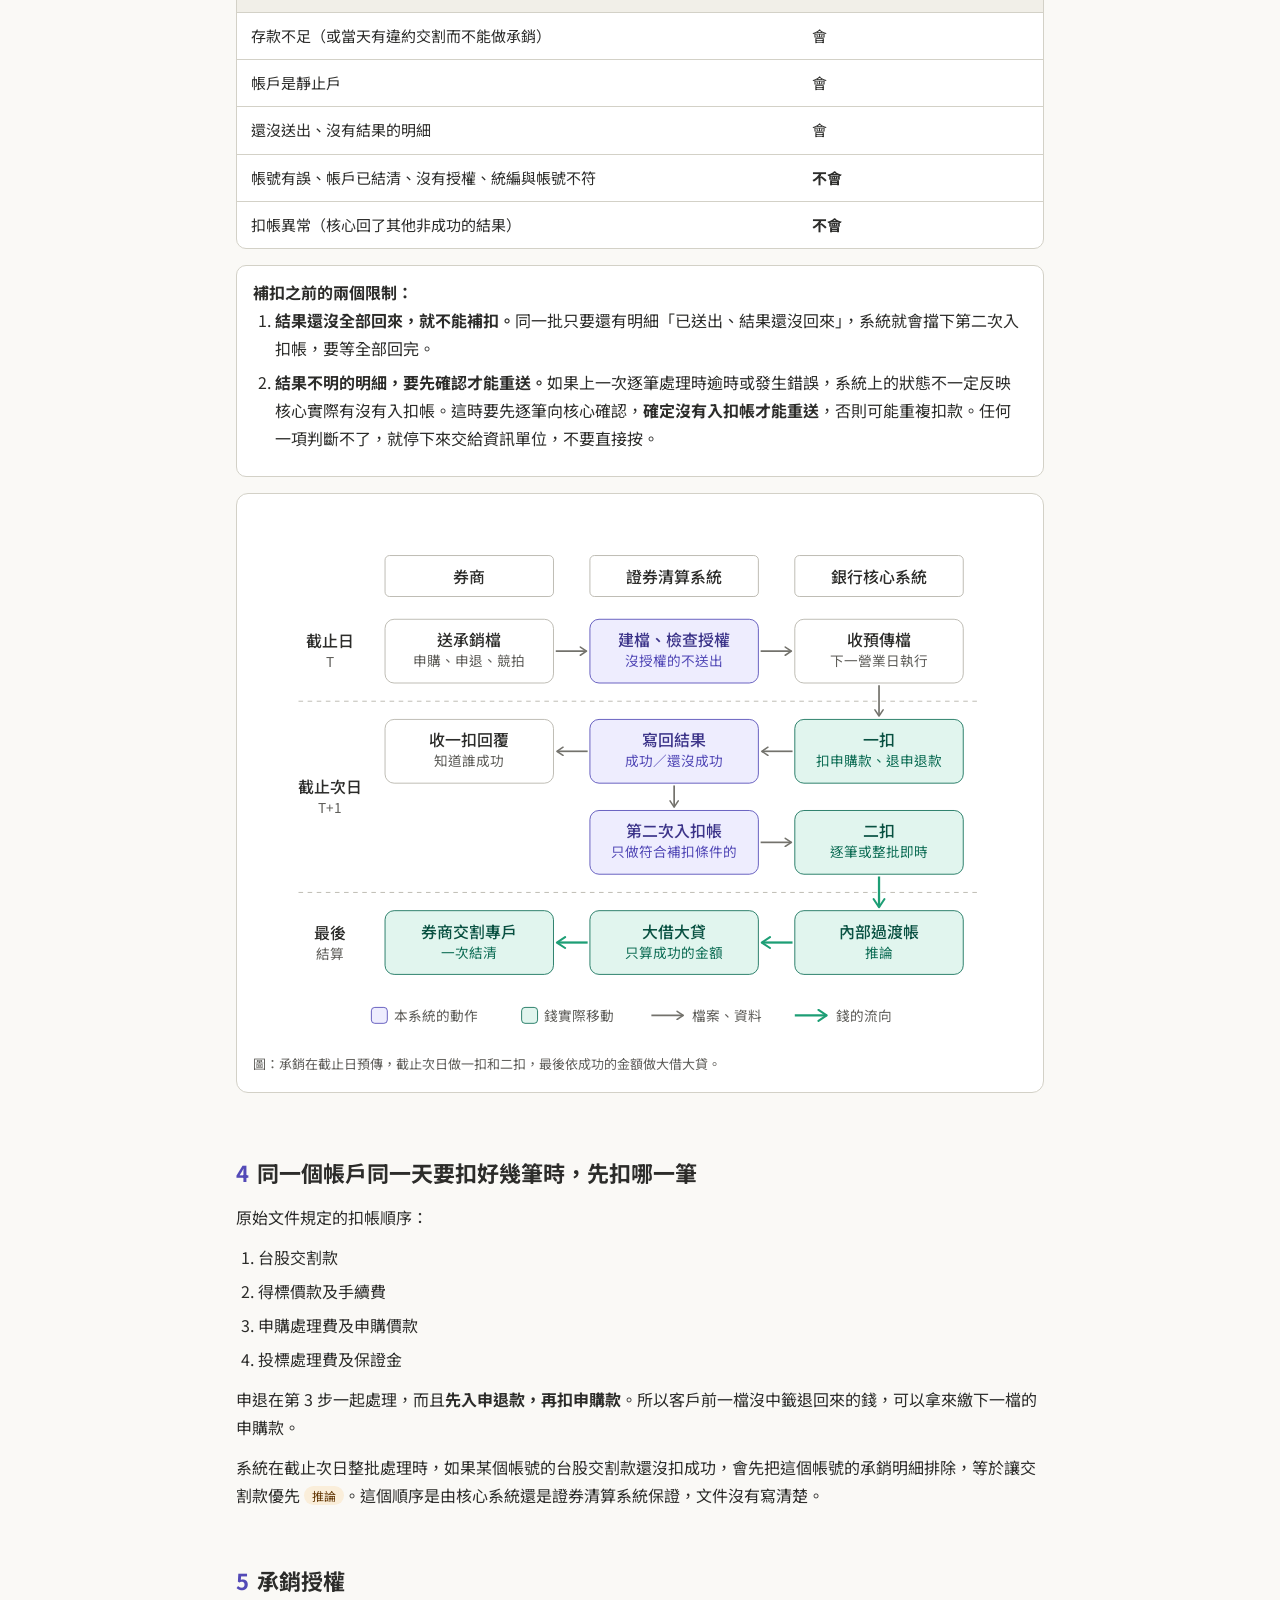
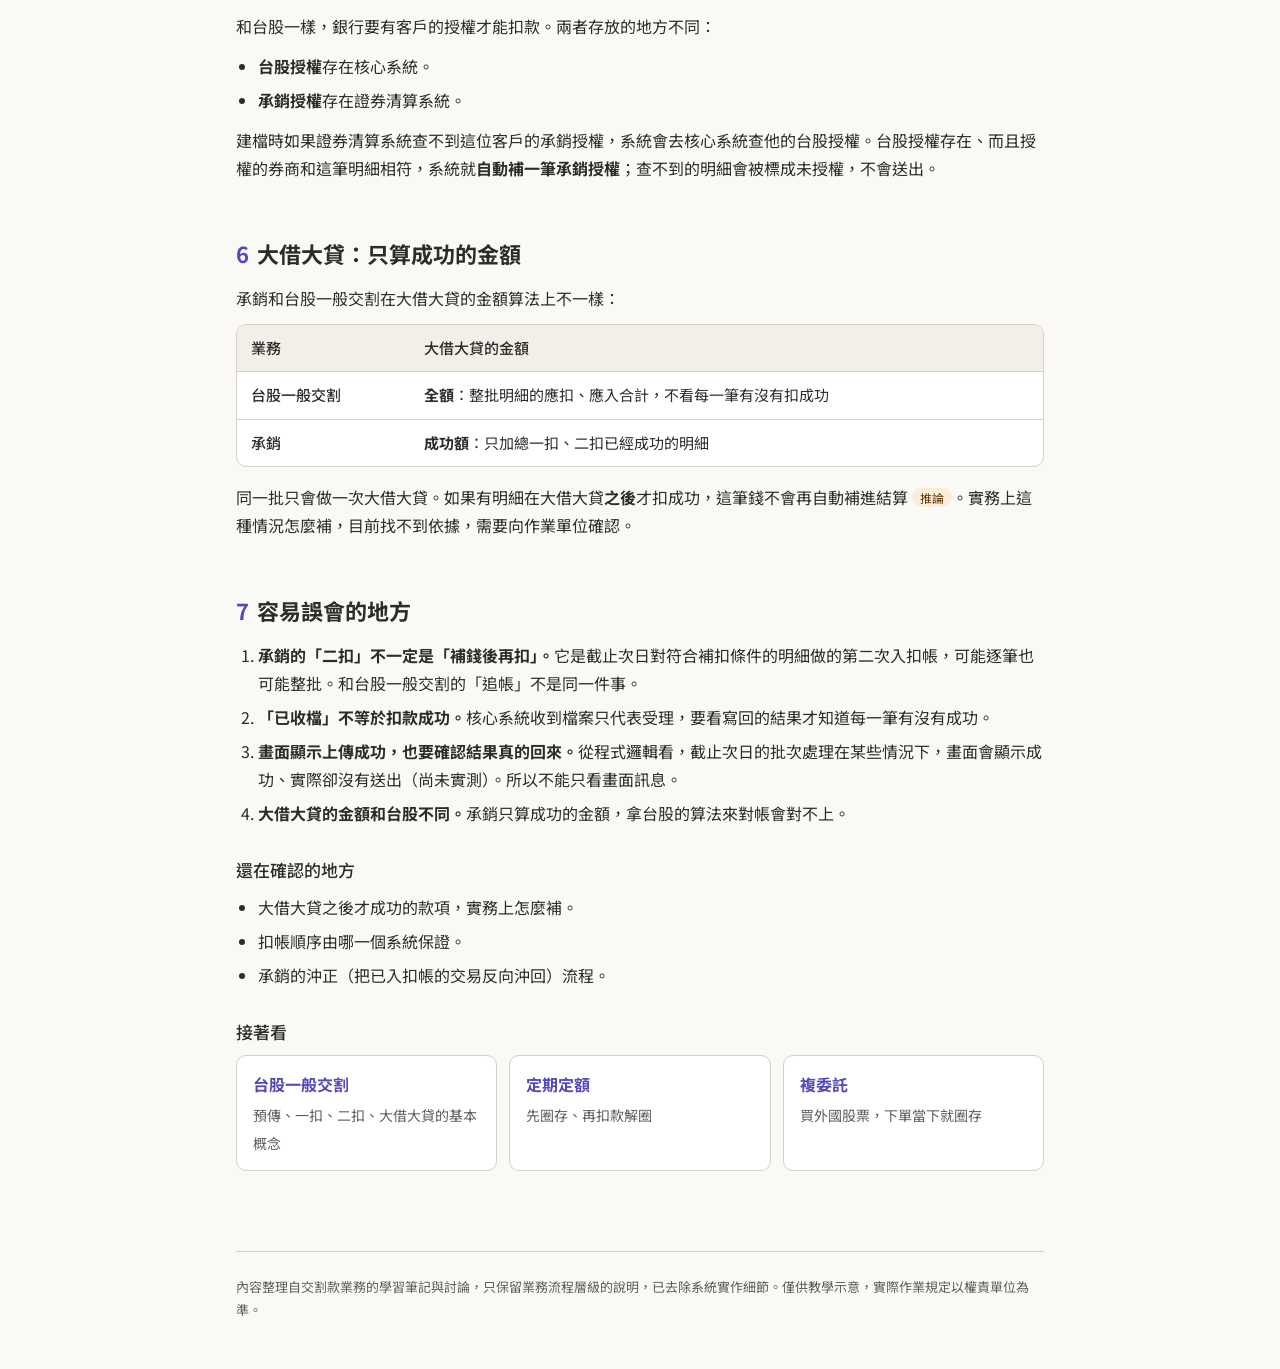
<file: ipo.html>
<!doctype html>
<html lang="zh-Hant">
<head>
<meta charset="utf-8">
<meta name="viewport" content="width=device-width, initial-scale=1">
<title>承銷交割款</title>
<meta name="description" content="新股申購、申退與競價拍賣的款項，銀行在截止日與截止次日怎麼扣款、入款，以及大借大貸怎麼算。">
<link rel="preconnect" href="https://fonts.googleapis.com">
<link rel="preconnect" href="https://fonts.gstatic.com" crossorigin>
<link href="https://fonts.googleapis.com/css2?family=Noto+Sans+TC:wght@400;500;700&display=swap" rel="stylesheet">
<link rel="stylesheet" href="style.css">
</head>
<body>

<svg width="0" height="0" style="position:absolute" aria-hidden="true">
  <defs>
    <marker id="ah-gray" viewBox="0 0 10 10" refX="8" refY="5" markerWidth="6" markerHeight="6" orient="auto-start-reverse"><path class="mk-gray" d="M2 1L8 5L2 9" fill="none" stroke-width="1.5" stroke-linecap="round" stroke-linejoin="round"/></marker>
    <marker id="ah-teal" viewBox="0 0 10 10" refX="8" refY="5" markerWidth="6" markerHeight="6" orient="auto-start-reverse"><path class="mk-teal" d="M2 1L8 5L2 9" fill="none" stroke-width="1.5" stroke-linecap="round" stroke-linejoin="round"/></marker>
  </defs>
</svg>

<div class="sitebar">
  <div class="sitebar-inner">
    <a class="brand" href="index.html">股票交割款入門</a>
    <nav class="site" aria-label="業務">
      <a href="index.html">台股一般交割</a>
      <a href="regular.html">定期定額</a>
      <a href="ipo.html" aria-current="page">承銷</a>
      <a href="sub-brokerage.html">複委託</a>
    </nav>
  </div>
</div>

<header class="hero">
  <h1>承銷：新股申購與競價拍賣</h1>
  <p>抽新股要先繳申購款，沒中籤要退款，競價拍賣還分投標款和得標款。這一頁看銀行在截止日和截止次日怎麼處理這些錢。</p>
  <div class="notice">本頁是業務流程層級的簡化說明，系統名稱都改成通用說法。「預傳」「一扣」「二扣」「大借大貸」的基本意思請先看<a href="index.html">台股一般交割</a>那一頁。標有「推論」的地方是依流程推出來的，不是原始文件直接寫的。</div>
</header>

<nav class="toc" aria-label="目錄">
  <ul>
    <li><a href="#overview">一句話</a></li>
    <li><a href="#kinds">三種款項</a></li>
    <li><a href="#flow">時間軸</a></li>
    <li><a href="#order">扣帳順序</a></li>
    <li><a href="#contract">授權</a></li>
    <li><a href="#settle">大借大貸</a></li>
    <li><a href="#pitfalls">常見誤會</a></li>
  </ul>
</nav>

<main>

<section id="overview">
  <h2><span class="num">1</span>先用一句話講</h2>
  <p class="lead">承銷是<strong>新股申購（抽籤）和競價拍賣</strong>的款項。券商把客戶要繳或要退的錢做成檔案交給銀行，銀行從客戶帳戶扣款或入款，最後再和券商做一次大借大貸。</p>
  <p>和台股一般交割比起來，承銷的時間軸是用<strong>「截止日」</strong>（申購截止那天）來算，而不是用成交日。</p>
</section>

<section id="kinds">
  <h2><span class="num">2</span>三種款項</h2>
  <div class="table-wrap">
  <table>
    <thead><tr><th>款項</th><th>是什麼</th><th>對客戶帳戶</th></tr></thead>
    <tbody>
      <tr><td class="when">申購</td><td>抽籤申購新股時要繳的申購價款和處理費</td><td>扣款</td></tr>
      <tr><td class="when">申退</td><td>沒中籤，把申購款退回給客戶</td><td>入款</td></tr>
      <tr><td class="when">競拍：投標款</td><td>參加競價拍賣時要先繳的投標處理費和保證金</td><td>扣款</td></tr>
      <tr><td class="when">競拍：得標款</td><td>得標後要繳的得標價款和手續費</td><td>扣款</td></tr>
    </tbody>
  </table>
  </div>
  <p>申購和申退用同一種整批檔送給核心系統；投標款、得標款各有自己的檔案種類。</p>
</section>

<section id="flow">
  <h2><span class="num">3</span>時間軸：截止日與截止次日</h2>
  <div class="table-wrap">
  <table>
    <thead><tr><th>時點</th><th>券商</th><th>證券清算系統與核心系統</th></tr></thead>
    <tbody>
      <tr>
        <td class="when">截止日</td>
        <td>把申購、申退、競拍的明細做成檔案送進銀行。檔案上的轉帳日期必須是下一個營業日</td>
        <td>
          <ol>
            <li>收檔並檢查，包括客戶有沒有承銷授權；<strong>沒有授權的明細不會送出</strong></li>
            <li>經辦建檔、主管上傳，把整批檔「預傳」給核心系統</li>
          </ol>
        </td>
      </tr>
      <tr>
        <td class="when">截止次日</td>
        <td>收到扣款結果，知道哪些客戶成功</td>
        <td>
          <ol>
            <li>核心系統依預傳檔做第一次扣款、入款（<strong>一扣</strong>）</li>
            <li>結果寫回每筆明細</li>
            <li>對<strong>符合補扣條件</strong>的明細做第二次入扣帳（<strong>二扣</strong>），條件見下方說明。截止日已經預傳過的批次，這次改成<strong>逐筆即時</strong>處理；截止日完全沒上傳的批次，才會<strong>整批即時</strong>送出<span class="tag">推論</span></li>
            <li>最後做<strong>大借大貸</strong>，和券商結清</li>
          </ol>
        </td>
      </tr>
    </tbody>
  </table>
  </div>
  <p>第一次扣款在截止次日執行，是因為截止日上傳的是「預傳」，預傳檔會在下一個營業日才實際入扣帳。</p>

  <h3>二扣只補哪些明細</h3>
  <div class="table-wrap">
  <table>
    <thead><tr><th>一扣後的狀況</th><th>截止次日會不會補扣</th></tr></thead>
    <tbody>
      <tr><td>存款不足（或當天有違約交割而不能做承銷）</td><td>會</td></tr>
      <tr><td>帳戶是靜止戶</td><td>會</td></tr>
      <tr><td>還沒送出、沒有結果的明細</td><td>會</td></tr>
      <tr><td>帳號有誤、帳戶已結清、沒有授權、統編與帳號不符</td><td><strong>不會</strong></td></tr>
      <tr><td>扣帳異常（核心回了其他非成功的結果）</td><td><strong>不會</strong></td></tr>
    </tbody>
  </table>
  </div>
  <div class="callout">
    <strong>補扣之前的兩個限制：</strong>
    <ol>
      <li><strong>結果還沒全部回來，就不能補扣。</strong>同一批只要還有明細「已送出、結果還沒回來」，系統就會擋下第二次入扣帳，要等全部回完。</li>
      <li><strong>結果不明的明細，要先確認才能重送。</strong>如果上一次逐筆處理時逾時或發生錯誤，系統上的狀態不一定反映核心實際有沒有入扣帳。這時要先逐筆向核心確認，<strong>確定沒有入扣帳才能重送</strong>，否則可能重複扣款。任何一項判斷不了，就停下來交給資訊單位，不要直接按。</li>
    </ol>
  </div>

  <figure class="diagram">
    <svg viewBox="0 0 680 470" role="img" aria-labelledby="ipo-title ipo-desc">
      <title id="ipo-title">承銷截止日與截止次日流程</title>
      <desc id="ipo-desc">三條泳道：券商、證券清算系統、銀行核心系統。截止日券商送承銷檔，系統建檔並檢查授權後預傳核心。截止次日核心做一扣，系統寫回結果並回覆券商，再對符合補扣條件的明細做二扣，逐筆或整批。最後錢經內部過渡帳，由大借大貸只依成功的金額和券商交割專戶結清。</desc>

      <rect class="box" x="116" y="40" width="148" height="36" rx="4"/>
      <text class="th" x="190" y="58" text-anchor="middle" dominant-baseline="central">券商</text>
      <rect class="box" x="296" y="40" width="148" height="36" rx="4"/>
      <text class="th" x="370" y="58" text-anchor="middle" dominant-baseline="central">證券清算系統</text>
      <rect class="box" x="476" y="40" width="148" height="36" rx="4"/>
      <text class="th" x="550" y="58" text-anchor="middle" dominant-baseline="central">銀行核心系統</text>

      <text class="th" x="68" y="115" text-anchor="middle" dominant-baseline="central">截止日</text>
      <text class="ts" x="68" y="133" text-anchor="middle" dominant-baseline="central">T</text>
      <text class="th" x="68" y="243" text-anchor="middle" dominant-baseline="central">截止次日</text>
      <text class="ts" x="68" y="261" text-anchor="middle" dominant-baseline="central">T+1</text>
      <text class="th" x="68" y="371" text-anchor="middle" dominant-baseline="central">最後</text>
      <text class="ts" x="68" y="389" text-anchor="middle" dominant-baseline="central">結算</text>

      <line class="leader" x1="40" y1="168" x2="636" y2="168"/>
      <line class="leader" x1="40" y1="336" x2="636" y2="336"/>

      <g>
        <rect class="box" x="116" y="96" width="148" height="56" rx="8"/>
        <text class="th" x="190" y="114" text-anchor="middle" dominant-baseline="central">送承銷檔</text>
        <text class="ts" x="190" y="132" text-anchor="middle" dominant-baseline="central">申購、申退、競拍</text>
      </g>
      <line class="arr" x1="266" y1="124" x2="293" y2="124" marker-end="url(#ah-gray)"/>
      <g class="purple">
        <rect x="296" y="96" width="148" height="56" rx="8"/>
        <text class="th" x="370" y="114" text-anchor="middle" dominant-baseline="central">建檔、檢查授權</text>
        <text class="ts" x="370" y="132" text-anchor="middle" dominant-baseline="central">沒授權的不送出</text>
      </g>
      <line class="arr" x1="446" y1="124" x2="473" y2="124" marker-end="url(#ah-gray)"/>
      <g>
        <rect class="box" x="476" y="96" width="148" height="56" rx="8"/>
        <text class="th" x="550" y="114" text-anchor="middle" dominant-baseline="central">收預傳檔</text>
        <text class="ts" x="550" y="132" text-anchor="middle" dominant-baseline="central">下一營業日執行</text>
      </g>
      <line class="arr" x1="550" y1="154" x2="550" y2="181" marker-end="url(#ah-gray)"/>

      <g class="teal">
        <rect x="476" y="184" width="148" height="56" rx="8"/>
        <text class="th" x="550" y="202" text-anchor="middle" dominant-baseline="central">一扣</text>
        <text class="ts" x="550" y="220" text-anchor="middle" dominant-baseline="central">扣申購款、退申退款</text>
      </g>
      <line class="arr" x1="474" y1="212" x2="447" y2="212" marker-end="url(#ah-gray)"/>
      <g class="purple">
        <rect x="296" y="184" width="148" height="56" rx="8"/>
        <text class="th" x="370" y="202" text-anchor="middle" dominant-baseline="central">寫回結果</text>
        <text class="ts" x="370" y="220" text-anchor="middle" dominant-baseline="central">成功／還沒成功</text>
      </g>
      <line class="arr" x1="294" y1="212" x2="267" y2="212" marker-end="url(#ah-gray)"/>
      <g>
        <rect class="box" x="116" y="184" width="148" height="56" rx="8"/>
        <text class="th" x="190" y="202" text-anchor="middle" dominant-baseline="central">收一扣回覆</text>
        <text class="ts" x="190" y="220" text-anchor="middle" dominant-baseline="central">知道誰成功</text>
      </g>
      <line class="arr" x1="370" y1="242" x2="370" y2="261" marker-end="url(#ah-gray)"/>

      <g class="purple">
        <rect x="296" y="264" width="148" height="56" rx="8"/>
        <text class="th" x="370" y="282" text-anchor="middle" dominant-baseline="central">第二次入扣帳</text>
        <text class="ts" x="370" y="300" text-anchor="middle" dominant-baseline="central">只做符合補扣條件的</text>
      </g>
      <line class="arr" x1="446" y1="292" x2="473" y2="292" marker-end="url(#ah-gray)"/>
      <g class="teal">
        <rect x="476" y="264" width="148" height="56" rx="8"/>
        <text class="th" x="550" y="282" text-anchor="middle" dominant-baseline="central">二扣</text>
        <text class="ts" x="550" y="300" text-anchor="middle" dominant-baseline="central">逐筆或整批即時</text>
      </g>
      <line class="money" x1="550" y1="322" x2="550" y2="349" marker-end="url(#ah-teal)"/>

      <g class="teal">
        <rect x="476" y="352" width="148" height="56" rx="8"/>
        <text class="th" x="550" y="370" text-anchor="middle" dominant-baseline="central">內部過渡帳</text>
        <text class="ts" x="550" y="388" text-anchor="middle" dominant-baseline="central">推論</text>
      </g>
      <line class="money" x1="474" y1="380" x2="447" y2="380" marker-end="url(#ah-teal)"/>
      <g class="teal">
        <rect x="296" y="352" width="148" height="56" rx="8"/>
        <text class="th" x="370" y="370" text-anchor="middle" dominant-baseline="central">大借大貸</text>
        <text class="ts" x="370" y="388" text-anchor="middle" dominant-baseline="central">只算成功的金額</text>
      </g>
      <line class="money" x1="294" y1="380" x2="267" y2="380" marker-end="url(#ah-teal)"/>
      <g class="teal">
        <rect x="116" y="352" width="148" height="56" rx="8"/>
        <text class="th" x="190" y="370" text-anchor="middle" dominant-baseline="central">券商交割專戶</text>
        <text class="ts" x="190" y="388" text-anchor="middle" dominant-baseline="central">一次結清</text>
      </g>

      <rect class="sw-purple" x="104" y="437" width="14" height="14" rx="3"/>
      <text class="ts" x="124" y="444" dominant-baseline="central">本系統的動作</text>
      <rect class="sw-teal" x="236" y="437" width="14" height="14" rx="3"/>
      <text class="ts" x="256" y="444" dominant-baseline="central">錢實際移動</text>
      <line class="arr" x1="350" y1="444" x2="378" y2="444" marker-end="url(#ah-gray)"/>
      <text class="ts" x="386" y="444" dominant-baseline="central">檔案、資料</text>
      <line class="money" x1="476" y1="444" x2="504" y2="444" marker-end="url(#ah-teal)"/>
      <text class="ts" x="512" y="444" dominant-baseline="central">錢的流向</text>
    </svg>
    <figcaption>圖：承銷在截止日預傳，截止次日做一扣和二扣，最後依成功的金額做大借大貸。</figcaption>
  </figure>
</section>

<section id="order">
  <h2><span class="num">4</span>同一個帳戶同一天要扣好幾筆時，先扣哪一筆</h2>
  <p>原始文件規定的扣帳順序：</p>
  <ol>
    <li>台股交割款</li>
    <li>得標價款及手續費</li>
    <li>申購處理費及申購價款</li>
    <li>投標處理費及保證金</li>
  </ol>
  <p>申退在第 3 步一起處理，而且<strong>先入申退款，再扣申購款</strong>。所以客戶前一檔沒中籤退回來的錢，可以拿來繳下一檔的申購款。</p>
  <p>系統在截止次日整批處理時，如果某個帳號的台股交割款還沒扣成功，會先把這個帳號的承銷明細排除，等於讓交割款優先<span class="tag">推論</span>。這個順序是由核心系統還是證券清算系統保證，文件沒有寫清楚。</p>
</section>

<section id="contract">
  <h2><span class="num">5</span>承銷授權</h2>
  <p>和台股一樣，銀行要有客戶的授權才能扣款。兩者存放的地方不同：</p>
  <ul>
    <li><strong>台股授權</strong>存在核心系統。</li>
    <li><strong>承銷授權</strong>存在證券清算系統。</li>
  </ul>
  <p>建檔時如果證券清算系統查不到這位客戶的承銷授權，系統會去核心系統查他的台股授權。台股授權存在、而且授權的券商和這筆明細相符，系統就<strong>自動補一筆承銷授權</strong>；查不到的明細會被標成未授權，不會送出。</p>
</section>

<section id="settle">
  <h2><span class="num">6</span>大借大貸：只算成功的金額</h2>
  <p>承銷和台股一般交割在大借大貸的金額算法上不一樣：</p>
  <div class="table-wrap">
  <table>
    <thead><tr><th>業務</th><th>大借大貸的金額</th></tr></thead>
    <tbody>
      <tr><td class="when">台股一般交割</td><td><strong>全額</strong>：整批明細的應扣、應入合計，不看每一筆有沒有扣成功</td></tr>
      <tr><td class="when">承銷</td><td><strong>成功額</strong>：只加總一扣、二扣已經成功的明細</td></tr>
    </tbody>
  </table>
  </div>
  <p>同一批只會做一次大借大貸。如果有明細在大借大貸<strong>之後</strong>才扣成功，這筆錢不會再自動補進結算<span class="tag">推論</span>。實務上這種情況怎麼補，目前找不到依據，需要向作業單位確認。</p>
</section>

<section id="pitfalls">
  <h2><span class="num">7</span>容易誤會的地方</h2>
  <ol>
    <li><strong>承銷的「二扣」不一定是「補錢後再扣」。</strong>它是截止次日對符合補扣條件的明細做的第二次入扣帳，可能逐筆也可能整批。和台股一般交割的「追帳」不是同一件事。</li>
    <li><strong>「已收檔」不等於扣款成功。</strong>核心系統收到檔案只代表受理，要看寫回的結果才知道每一筆有沒有成功。</li>
    <li><strong>畫面顯示上傳成功，也要確認結果真的回來。</strong>從程式邏輯看，截止次日的批次處理在某些情況下，畫面會顯示成功、實際卻沒有送出（尚未實測）。所以不能只看畫面訊息。</li>
    <li><strong>大借大貸的金額和台股不同。</strong>承銷只算成功的金額，拿台股的算法來對帳會對不上。</li>
  </ol>

  <h3>還在確認的地方</h3>
  <ul>
    <li>大借大貸之後才成功的款項，實務上怎麼補。</li>
    <li>扣帳順序由哪一個系統保證。</li>
    <li>承銷的沖正（把已入扣帳的交易反向沖回）流程。</li>
  </ul>

  <h3>接著看</h3>
  <div class="next-links">
    <a href="index.html"><strong>台股一般交割</strong><span>預傳、一扣、二扣、大借大貸的基本概念</span></a>
    <a href="regular.html"><strong>定期定額</strong><span>先圈存、再扣款解圈</span></a>
    <a href="sub-brokerage.html"><strong>複委託</strong><span>買外國股票，下單當下就圈存</span></a>
  </div>
</section>

</main>

<footer>
  內容整理自交割款業務的學習筆記與討論，只保留業務流程層級的說明，已去除系統實作細節。僅供教學示意，實際作業規定以權責單位為準。
</footer>

</body>
</html>
</file>
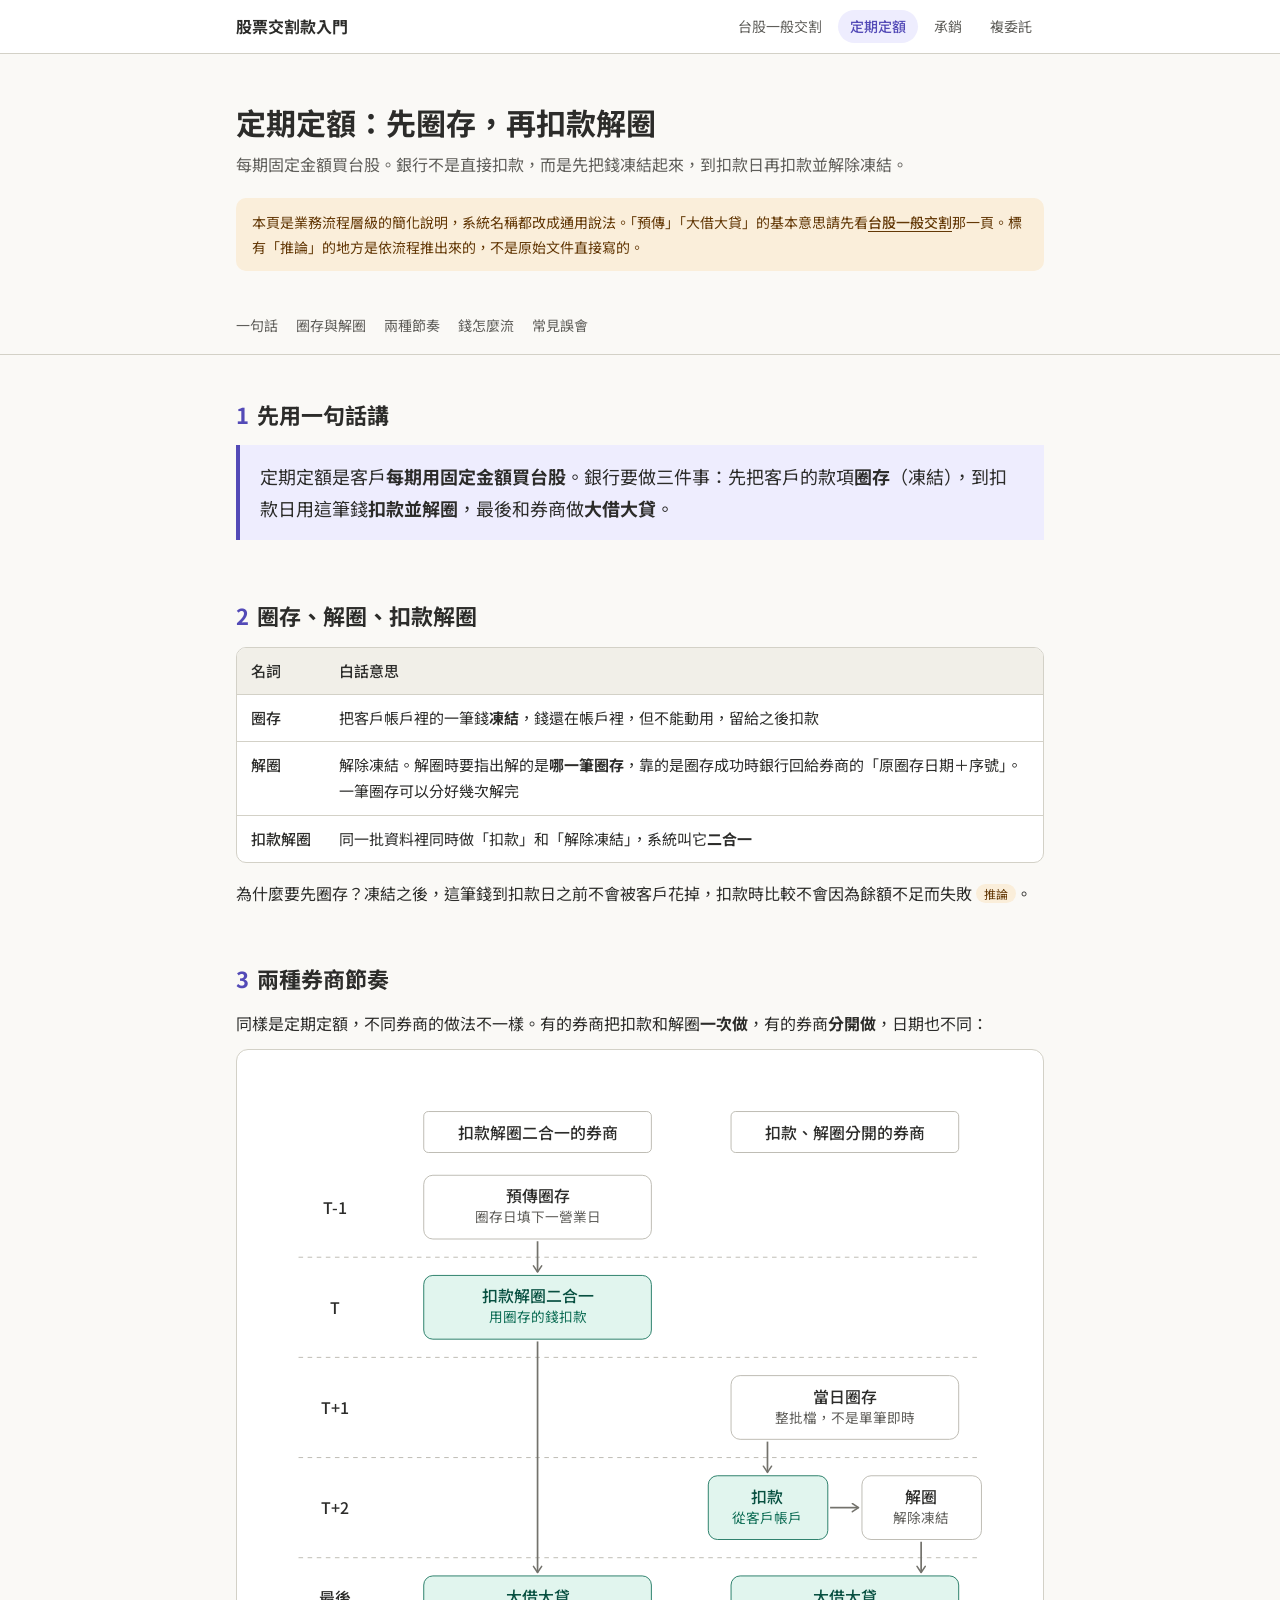
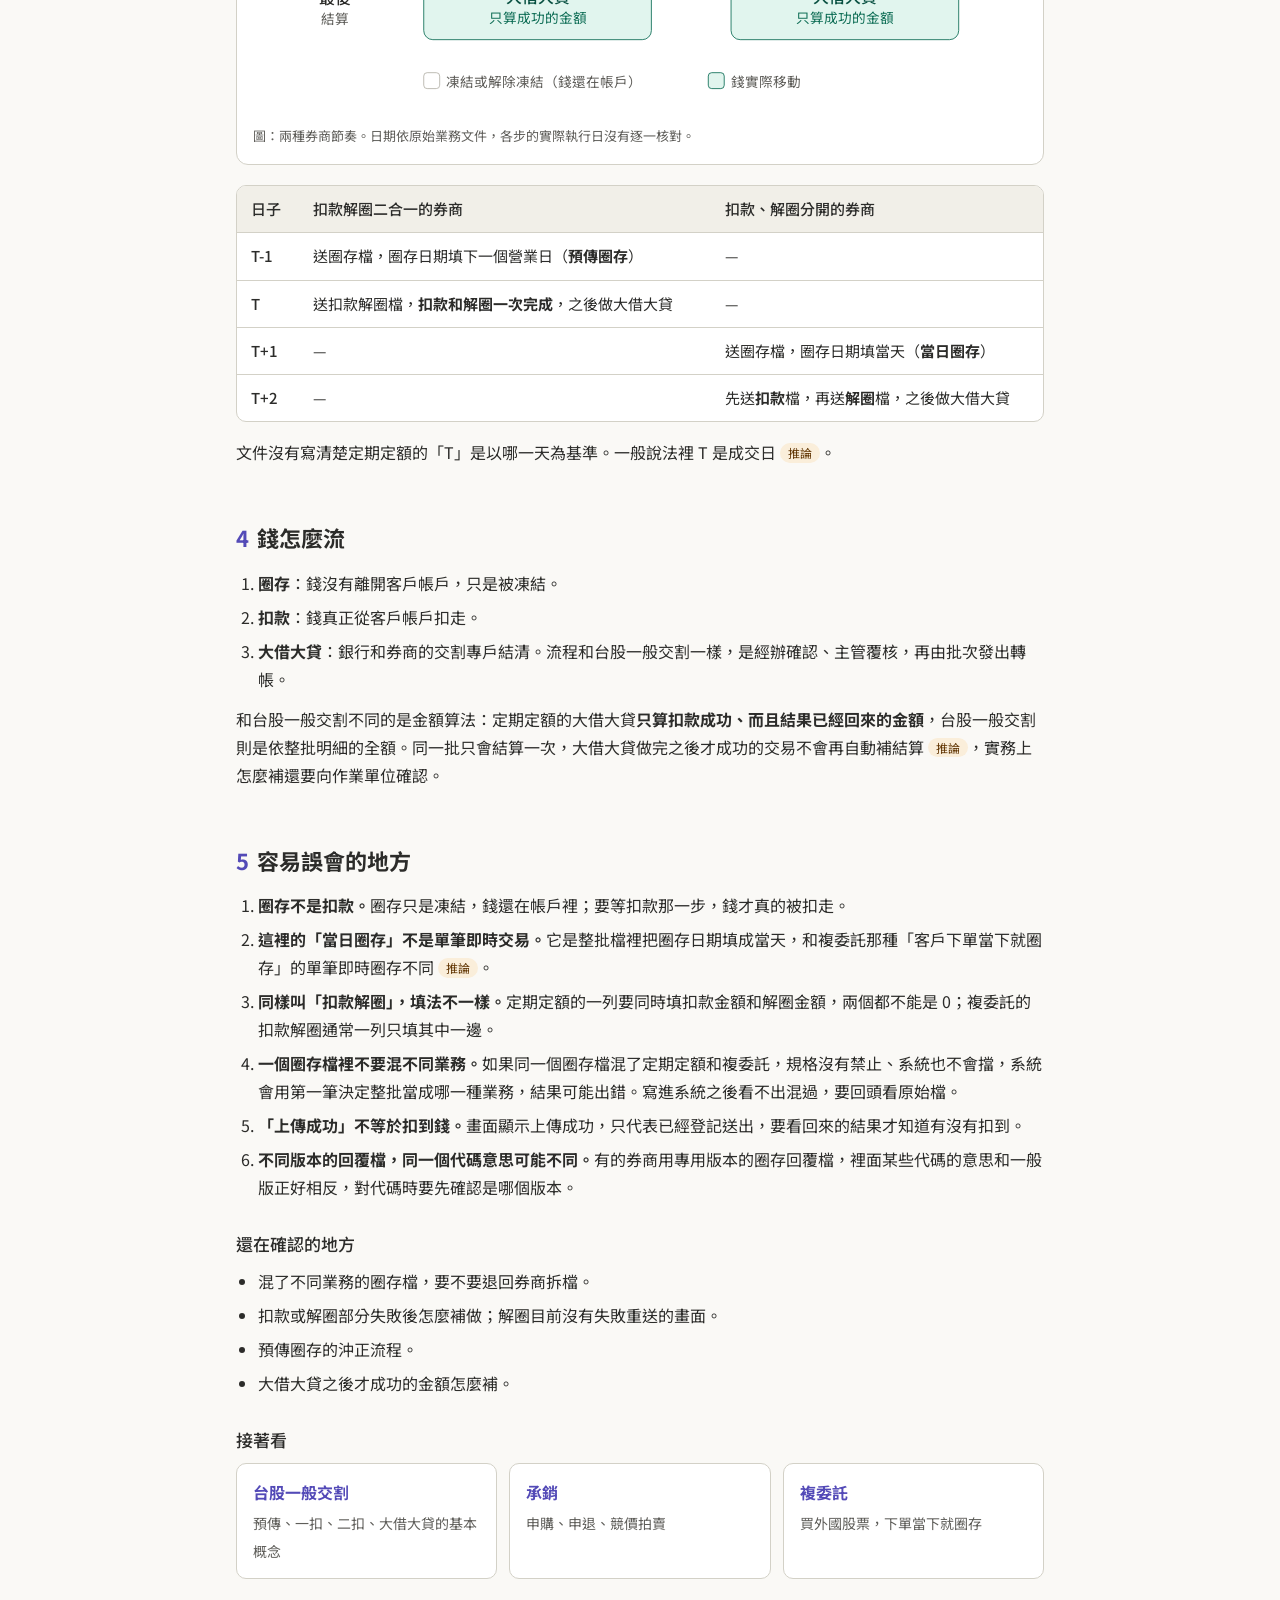
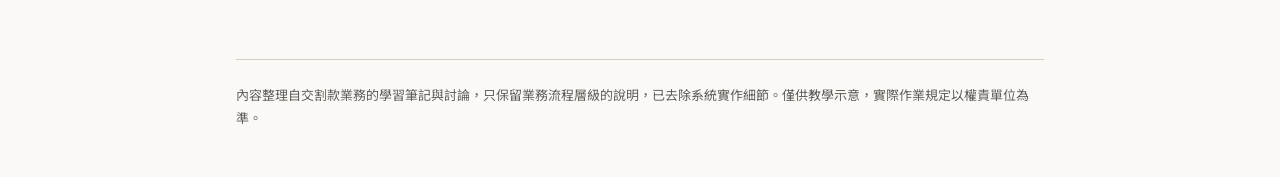
<file: regular.html>
<!doctype html>
<html lang="zh-Hant">
<head>
<meta charset="utf-8">
<meta name="viewport" content="width=device-width, initial-scale=1">
<title>定期定額交割款</title>
<meta name="description" content="台股定期定額怎麼先圈存、再扣款解圈，兩種券商節奏有什麼不同，以及大借大貸怎麼算。">
<link rel="preconnect" href="https://fonts.googleapis.com">
<link rel="preconnect" href="https://fonts.gstatic.com" crossorigin>
<link href="https://fonts.googleapis.com/css2?family=Noto+Sans+TC:wght@400;500;700&display=swap" rel="stylesheet">
<link rel="stylesheet" href="style.css">
</head>
<body>

<svg width="0" height="0" style="position:absolute" aria-hidden="true">
  <defs>
    <marker id="ah-gray" viewBox="0 0 10 10" refX="8" refY="5" markerWidth="6" markerHeight="6" orient="auto-start-reverse"><path class="mk-gray" d="M2 1L8 5L2 9" fill="none" stroke-width="1.5" stroke-linecap="round" stroke-linejoin="round"/></marker>
  </defs>
</svg>

<div class="sitebar">
  <div class="sitebar-inner">
    <a class="brand" href="index.html">股票交割款入門</a>
    <nav class="site" aria-label="業務">
      <a href="index.html">台股一般交割</a>
      <a href="regular.html" aria-current="page">定期定額</a>
      <a href="ipo.html">承銷</a>
      <a href="sub-brokerage.html">複委託</a>
    </nav>
  </div>
</div>

<header class="hero">
  <h1>定期定額：先圈存，再扣款解圈</h1>
  <p>每期固定金額買台股。銀行不是直接扣款，而是先把錢凍結起來，到扣款日再扣款並解除凍結。</p>
  <div class="notice">本頁是業務流程層級的簡化說明，系統名稱都改成通用說法。「預傳」「大借大貸」的基本意思請先看<a href="index.html">台股一般交割</a>那一頁。標有「推論」的地方是依流程推出來的，不是原始文件直接寫的。</div>
</header>

<nav class="toc" aria-label="目錄">
  <ul>
    <li><a href="#overview">一句話</a></li>
    <li><a href="#terms">圈存與解圈</a></li>
    <li><a href="#flow">兩種節奏</a></li>
    <li><a href="#money">錢怎麼流</a></li>
    <li><a href="#pitfalls">常見誤會</a></li>
  </ul>
</nav>

<main>

<section id="overview">
  <h2><span class="num">1</span>先用一句話講</h2>
  <p class="lead">定期定額是客戶<strong>每期用固定金額買台股</strong>。銀行要做三件事：先把客戶的款項<strong>圈存</strong>（凍結），到扣款日用這筆錢<strong>扣款並解圈</strong>，最後和券商做<strong>大借大貸</strong>。</p>
</section>

<section id="terms">
  <h2><span class="num">2</span>圈存、解圈、扣款解圈</h2>
  <div class="table-wrap">
  <table>
    <thead><tr><th>名詞</th><th>白話意思</th></tr></thead>
    <tbody>
      <tr><td class="when">圈存</td><td>把客戶帳戶裡的一筆錢<strong>凍結</strong>，錢還在帳戶裡，但不能動用，留給之後扣款</td></tr>
      <tr><td class="when">解圈</td><td>解除凍結。解圈時要指出解的是<strong>哪一筆圈存</strong>，靠的是圈存成功時銀行回給券商的「原圈存日期＋序號」。一筆圈存可以分好幾次解完</td></tr>
      <tr><td class="when">扣款解圈</td><td>同一批資料裡同時做「扣款」和「解除凍結」，系統叫它<strong>二合一</strong></td></tr>
    </tbody>
  </table>
  </div>
  <p>為什麼要先圈存？凍結之後，這筆錢到扣款日之前不會被客戶花掉，扣款時比較不會因為餘額不足而失敗<span class="tag">推論</span>。</p>
</section>

<section id="flow">
  <h2><span class="num">3</span>兩種券商節奏</h2>
  <p>同樣是定期定額，不同券商的做法不一樣。有的券商把扣款和解圈<strong>一次做</strong>，有的券商<strong>分開做</strong>，日期也不同：</p>

  <figure class="diagram">
    <svg viewBox="0 0 680 572" role="img" aria-labelledby="reg-title reg-desc">
      <title id="reg-title">定期定額兩種券商節奏</title>
      <desc id="reg-desc">左欄是扣款解圈二合一的券商：T-1 預傳圈存，T 日扣款解圈二合一，最後大借大貸。右欄是扣款、解圈分開的券商：T+1 當日圈存，T+2 先扣款再解圈，最後大借大貸。大借大貸都只算成功的金額。</desc>

      <rect class="box" x="150" y="40" width="200" height="36" rx="4"/>
      <text class="th" x="250" y="58" text-anchor="middle" dominant-baseline="central">扣款解圈二合一的券商</text>
      <rect class="box" x="420" y="40" width="200" height="36" rx="4"/>
      <text class="th" x="520" y="58" text-anchor="middle" dominant-baseline="central">扣款、解圈分開的券商</text>

      <text class="th" x="72" y="124" text-anchor="middle" dominant-baseline="central">T-1</text>
      <text class="th" x="72" y="212" text-anchor="middle" dominant-baseline="central">T</text>
      <text class="th" x="72" y="300" text-anchor="middle" dominant-baseline="central">T+1</text>
      <text class="th" x="72" y="388" text-anchor="middle" dominant-baseline="central">T+2</text>
      <text class="th" x="72" y="467" text-anchor="middle" dominant-baseline="central">最後</text>
      <text class="ts" x="72" y="485" text-anchor="middle" dominant-baseline="central">結算</text>

      <line class="leader" x1="40" y1="168" x2="640" y2="168"/>
      <line class="leader" x1="40" y1="256" x2="640" y2="256"/>
      <line class="leader" x1="40" y1="344" x2="640" y2="344"/>
      <line class="leader" x1="40" y1="432" x2="640" y2="432"/>

      <g>
        <rect class="box" x="150" y="96" width="200" height="56" rx="8"/>
        <text class="th" x="250" y="114" text-anchor="middle" dominant-baseline="central">預傳圈存</text>
        <text class="ts" x="250" y="132" text-anchor="middle" dominant-baseline="central">圈存日填下一營業日</text>
      </g>
      <line class="arr" x1="250" y1="154" x2="250" y2="181" marker-end="url(#ah-gray)"/>
      <g class="teal">
        <rect x="150" y="184" width="200" height="56" rx="8"/>
        <text class="th" x="250" y="202" text-anchor="middle" dominant-baseline="central">扣款解圈二合一</text>
        <text class="ts" x="250" y="220" text-anchor="middle" dominant-baseline="central">用圈存的錢扣款</text>
      </g>
      <line class="arr" x1="250" y1="242" x2="250" y2="445" marker-end="url(#ah-gray)"/>

      <g>
        <rect class="box" x="420" y="272" width="200" height="56" rx="8"/>
        <text class="th" x="520" y="290" text-anchor="middle" dominant-baseline="central">當日圈存</text>
        <text class="ts" x="520" y="308" text-anchor="middle" dominant-baseline="central">整批檔，不是單筆即時</text>
      </g>
      <line class="arr" x1="452" y1="330" x2="452" y2="357" marker-end="url(#ah-gray)"/>
      <g class="teal">
        <rect x="400" y="360" width="105" height="56" rx="8"/>
        <text class="th" x="452" y="378" text-anchor="middle" dominant-baseline="central">扣款</text>
        <text class="ts" x="452" y="396" text-anchor="middle" dominant-baseline="central">從客戶帳戶</text>
      </g>
      <line class="arr" x1="507" y1="388" x2="532" y2="388" marker-end="url(#ah-gray)"/>
      <g>
        <rect class="box" x="535" y="360" width="105" height="56" rx="8"/>
        <text class="th" x="587" y="378" text-anchor="middle" dominant-baseline="central">解圈</text>
        <text class="ts" x="587" y="396" text-anchor="middle" dominant-baseline="central">解除凍結</text>
      </g>
      <line class="arr" x1="587" y1="418" x2="587" y2="445" marker-end="url(#ah-gray)"/>

      <g class="teal">
        <rect x="150" y="448" width="200" height="56" rx="8"/>
        <text class="th" x="250" y="466" text-anchor="middle" dominant-baseline="central">大借大貸</text>
        <text class="ts" x="250" y="484" text-anchor="middle" dominant-baseline="central">只算成功的金額</text>
      </g>
      <g class="teal">
        <rect x="420" y="448" width="200" height="56" rx="8"/>
        <text class="th" x="520" y="466" text-anchor="middle" dominant-baseline="central">大借大貸</text>
        <text class="ts" x="520" y="484" text-anchor="middle" dominant-baseline="central">只算成功的金額</text>
      </g>

      <rect class="box" x="150" y="533" width="14" height="14" rx="3"/>
      <text class="ts" x="170" y="540" dominant-baseline="central">凍結或解除凍結（錢還在帳戶）</text>
      <rect class="sw-teal" x="400" y="533" width="14" height="14" rx="3"/>
      <text class="ts" x="420" y="540" dominant-baseline="central">錢實際移動</text>
    </svg>
    <figcaption>圖：兩種券商節奏。日期依原始業務文件，各步的實際執行日沒有逐一核對。</figcaption>
  </figure>

  <div class="table-wrap">
  <table>
    <thead><tr><th>日子</th><th>扣款解圈二合一的券商</th><th>扣款、解圈分開的券商</th></tr></thead>
    <tbody>
      <tr><td class="when">T-1</td><td>送圈存檔，圈存日期填下一個營業日（<strong>預傳圈存</strong>）</td><td>—</td></tr>
      <tr><td class="when">T</td><td>送扣款解圈檔，<strong>扣款和解圈一次完成</strong>，之後做大借大貸</td><td>—</td></tr>
      <tr><td class="when">T+1</td><td>—</td><td>送圈存檔，圈存日期填當天（<strong>當日圈存</strong>）</td></tr>
      <tr><td class="when">T+2</td><td>—</td><td>先送<strong>扣款</strong>檔，再送<strong>解圈</strong>檔，之後做大借大貸</td></tr>
    </tbody>
  </table>
  </div>
  <p>文件沒有寫清楚定期定額的「T」是以哪一天為基準。一般說法裡 T 是成交日<span class="tag">推論</span>。</p>
</section>

<section id="money">
  <h2><span class="num">4</span>錢怎麼流</h2>
  <ol>
    <li><strong>圈存</strong>：錢沒有離開客戶帳戶，只是被凍結。</li>
    <li><strong>扣款</strong>：錢真正從客戶帳戶扣走。</li>
    <li><strong>大借大貸</strong>：銀行和券商的交割專戶結清。流程和台股一般交割一樣，是經辦確認、主管覆核，再由批次發出轉帳。</li>
  </ol>
  <p>和台股一般交割不同的是金額算法：定期定額的大借大貸<strong>只算扣款成功、而且結果已經回來的金額</strong>，台股一般交割則是依整批明細的全額。同一批只會結算一次，大借大貸做完之後才成功的交易不會再自動補結算<span class="tag">推論</span>，實務上怎麼補還要向作業單位確認。</p>
</section>

<section id="pitfalls">
  <h2><span class="num">5</span>容易誤會的地方</h2>
  <ol>
    <li><strong>圈存不是扣款。</strong>圈存只是凍結，錢還在帳戶裡；要等扣款那一步，錢才真的被扣走。</li>
    <li><strong>這裡的「當日圈存」不是單筆即時交易。</strong>它是整批檔裡把圈存日期填成當天，和複委託那種「客戶下單當下就圈存」的單筆即時圈存不同<span class="tag">推論</span>。</li>
    <li><strong>同樣叫「扣款解圈」，填法不一樣。</strong>定期定額的一列要同時填扣款金額和解圈金額，兩個都不能是 0；複委託的扣款解圈通常一列只填其中一邊。</li>
    <li><strong>一個圈存檔裡不要混不同業務。</strong>如果同一個圈存檔混了定期定額和複委託，規格沒有禁止、系統也不會擋，系統會用第一筆決定整批當成哪一種業務，結果可能出錯。寫進系統之後看不出混過，要回頭看原始檔。</li>
    <li><strong>「上傳成功」不等於扣到錢。</strong>畫面顯示上傳成功，只代表已經登記送出，要看回來的結果才知道有沒有扣到。</li>
    <li><strong>不同版本的回覆檔，同一個代碼意思可能不同。</strong>有的券商用專用版本的圈存回覆檔，裡面某些代碼的意思和一般版正好相反，對代碼時要先確認是哪個版本。</li>
  </ol>

  <h3>還在確認的地方</h3>
  <ul>
    <li>混了不同業務的圈存檔，要不要退回券商拆檔。</li>
    <li>扣款或解圈部分失敗後怎麼補做；解圈目前沒有失敗重送的畫面。</li>
    <li>預傳圈存的沖正流程。</li>
    <li>大借大貸之後才成功的金額怎麼補。</li>
  </ul>

  <h3>接著看</h3>
  <div class="next-links">
    <a href="index.html"><strong>台股一般交割</strong><span>預傳、一扣、二扣、大借大貸的基本概念</span></a>
    <a href="ipo.html"><strong>承銷</strong><span>申購、申退、競價拍賣</span></a>
    <a href="sub-brokerage.html"><strong>複委託</strong><span>買外國股票，下單當下就圈存</span></a>
  </div>
</section>

</main>

<footer>
  內容整理自交割款業務的學習筆記與討論，只保留業務流程層級的說明，已去除系統實作細節。僅供教學示意，實際作業規定以權責單位為準。
</footer>

</body>
</html>
</file>
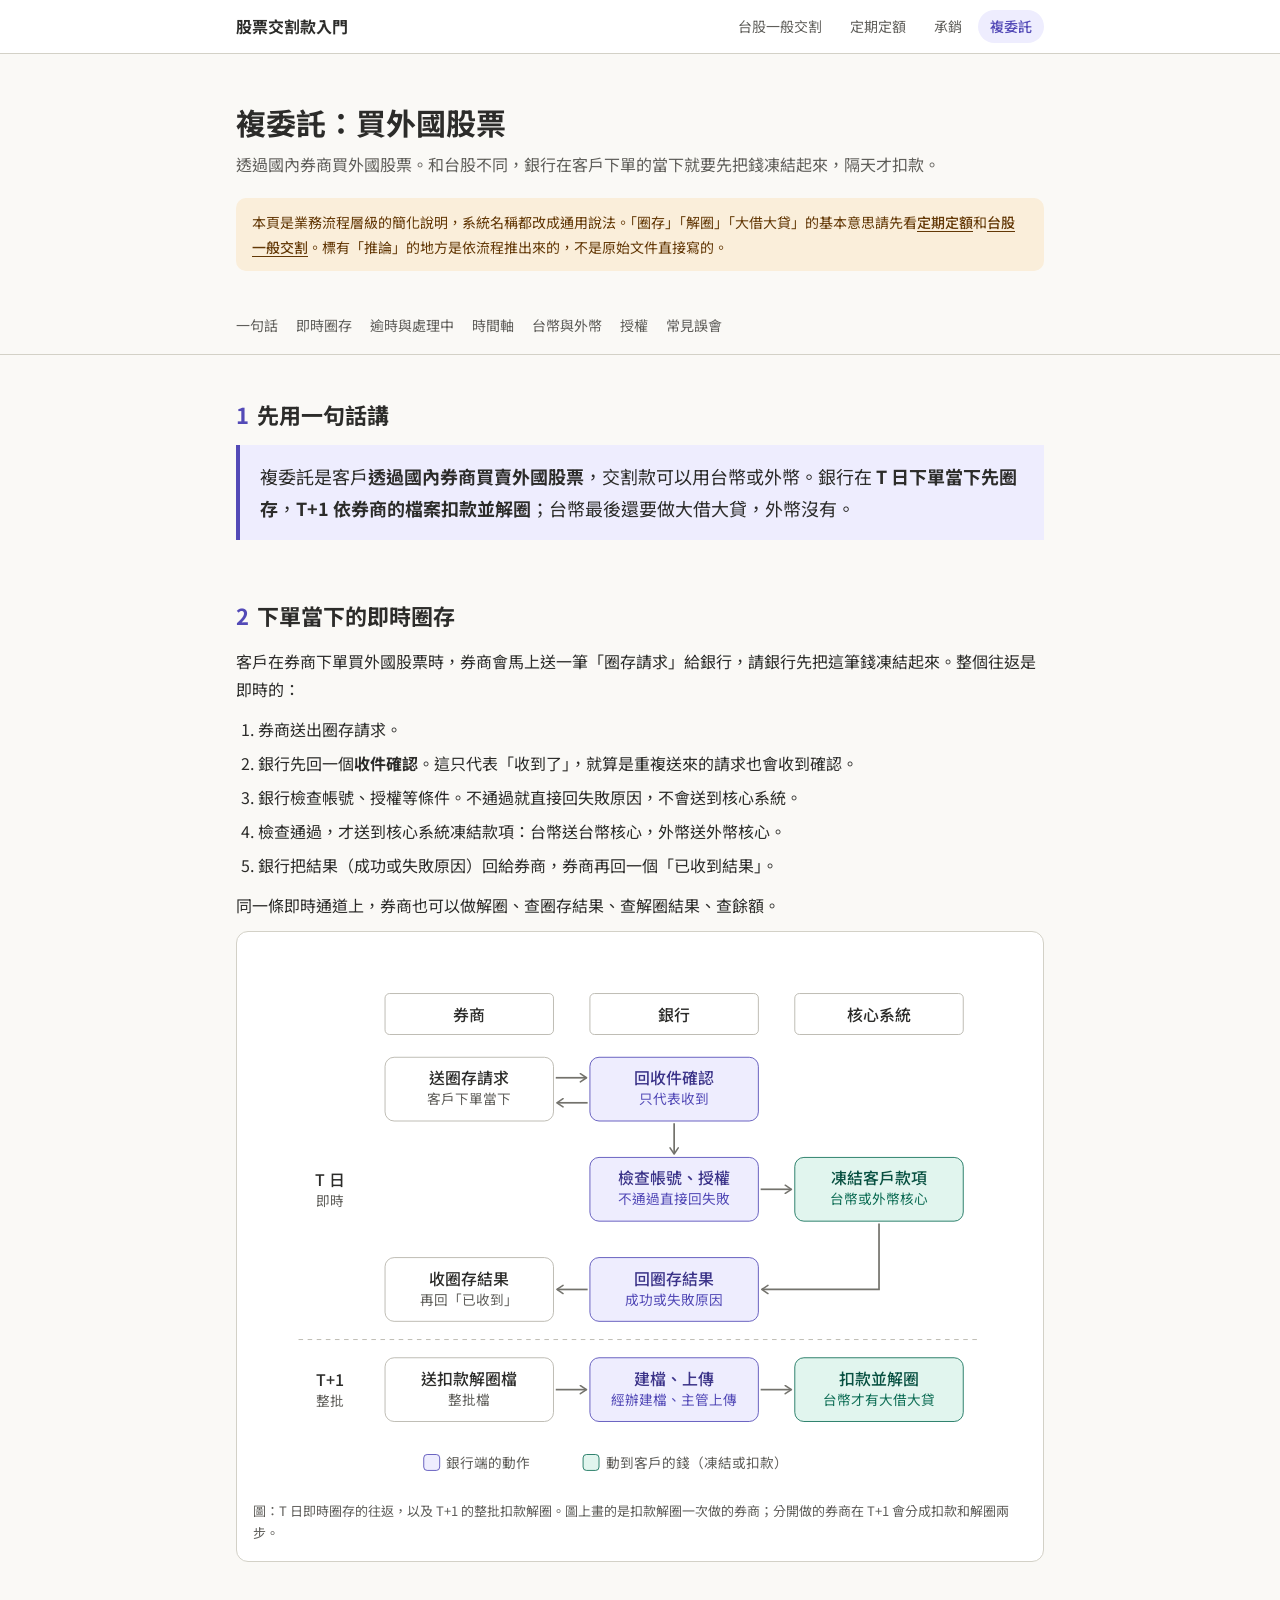
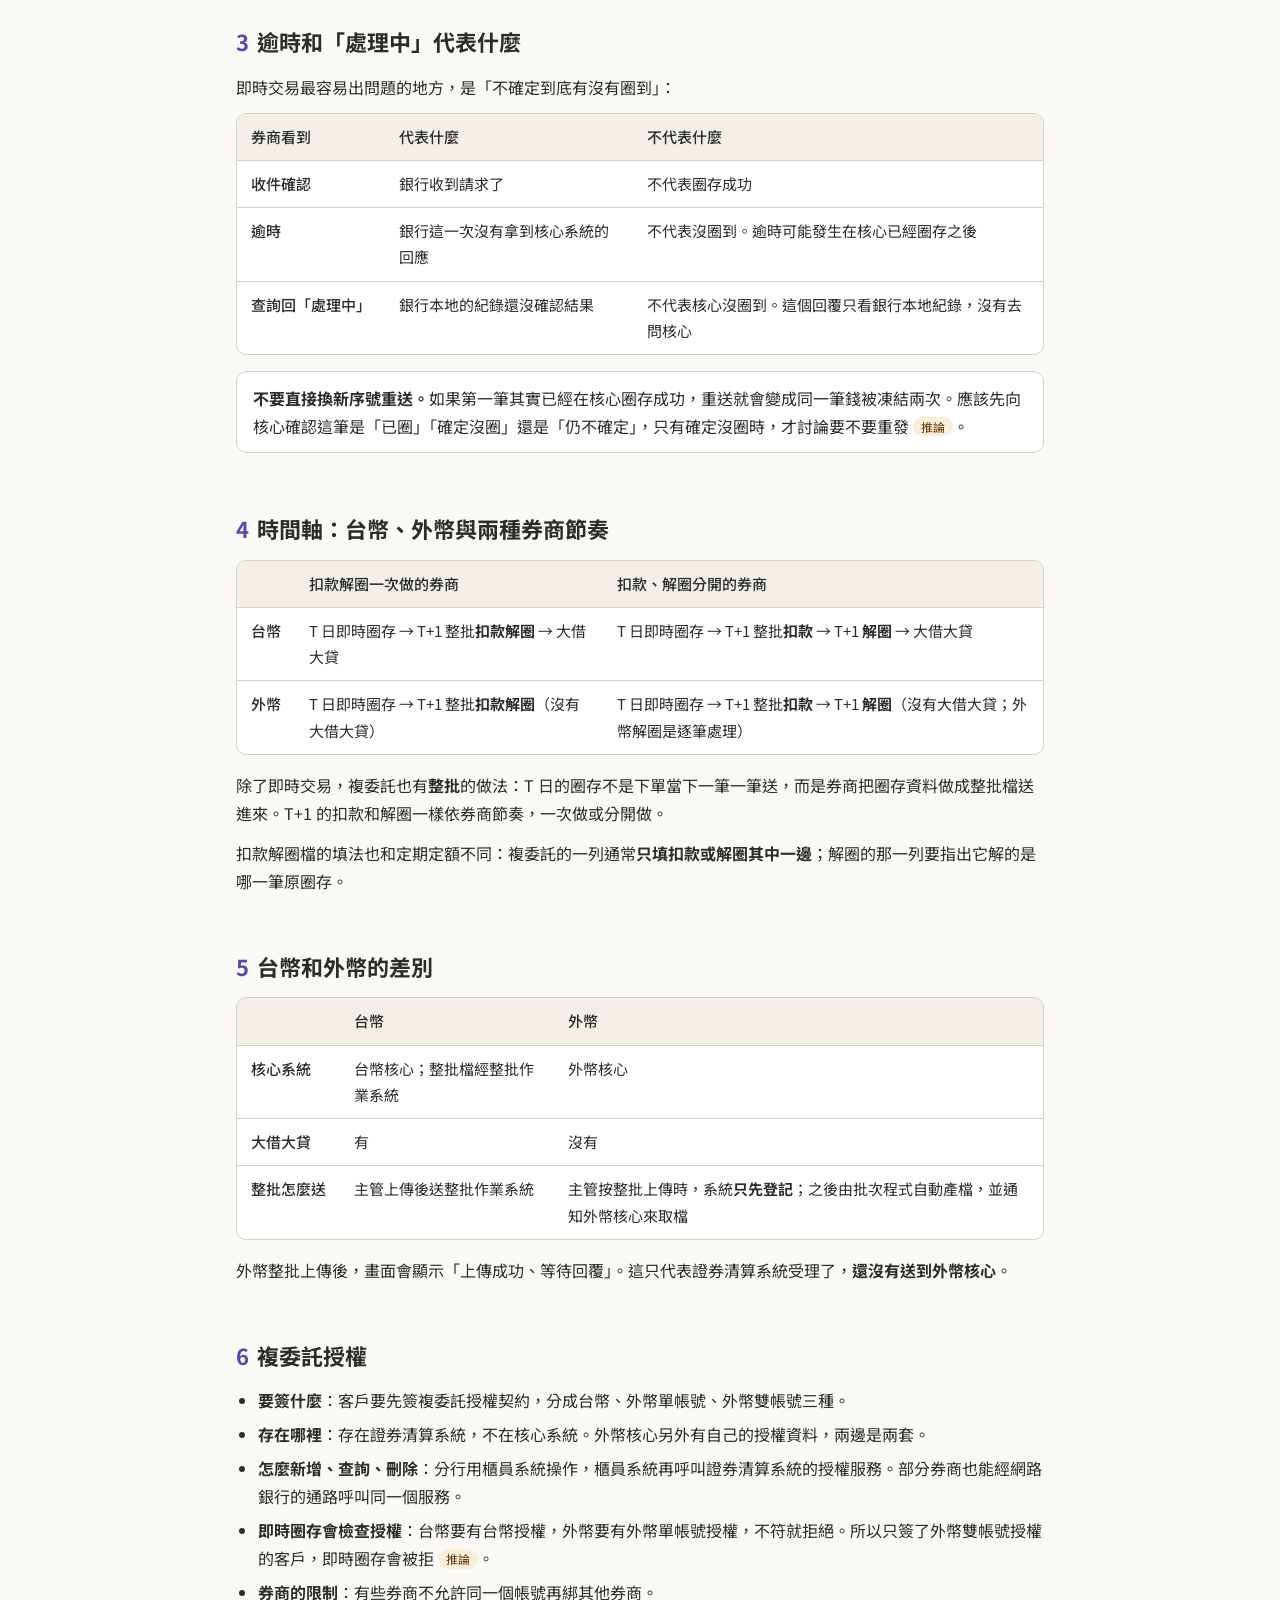
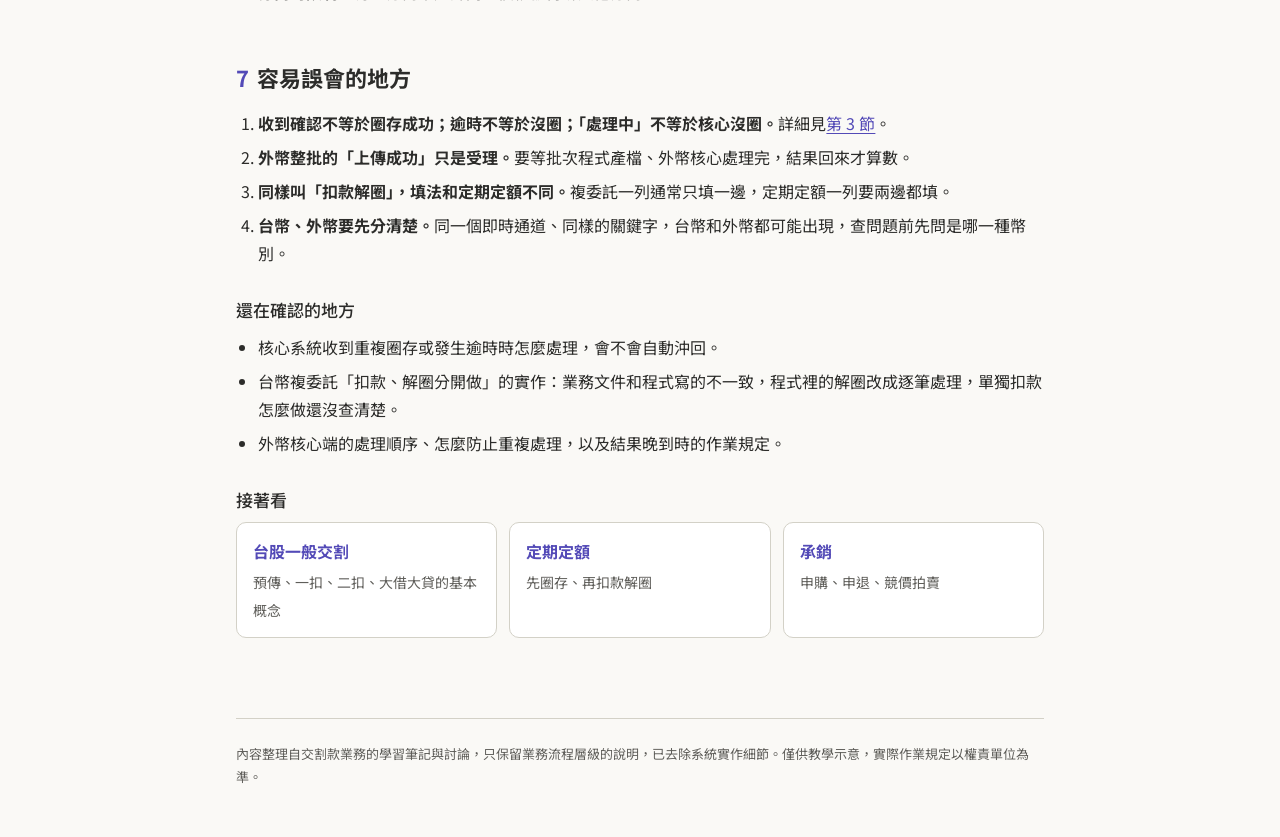
<file: sub-brokerage.html>
<!doctype html>
<html lang="zh-Hant">
<head>
<meta charset="utf-8">
<meta name="viewport" content="width=device-width, initial-scale=1">
<title>複委託交割款</title>
<meta name="description" content="透過國內券商買外國股票時，銀行怎麼在下單當下即時圈存、隔天扣款解圈，以及台幣和外幣的差別。">
<link rel="preconnect" href="https://fonts.googleapis.com">
<link rel="preconnect" href="https://fonts.gstatic.com" crossorigin>
<link href="https://fonts.googleapis.com/css2?family=Noto+Sans+TC:wght@400;500;700&display=swap" rel="stylesheet">
<link rel="stylesheet" href="style.css">
</head>
<body>

<svg width="0" height="0" style="position:absolute" aria-hidden="true">
  <defs>
    <marker id="ah-gray" viewBox="0 0 10 10" refX="8" refY="5" markerWidth="6" markerHeight="6" orient="auto-start-reverse"><path class="mk-gray" d="M2 1L8 5L2 9" fill="none" stroke-width="1.5" stroke-linecap="round" stroke-linejoin="round"/></marker>
  </defs>
</svg>

<div class="sitebar">
  <div class="sitebar-inner">
    <a class="brand" href="index.html">股票交割款入門</a>
    <nav class="site" aria-label="業務">
      <a href="index.html">台股一般交割</a>
      <a href="regular.html">定期定額</a>
      <a href="ipo.html">承銷</a>
      <a href="sub-brokerage.html" aria-current="page">複委託</a>
    </nav>
  </div>
</div>

<header class="hero">
  <h1>複委託：買外國股票</h1>
  <p>透過國內券商買外國股票。和台股不同，銀行在客戶下單的當下就要先把錢凍結起來，隔天才扣款。</p>
  <div class="notice">本頁是業務流程層級的簡化說明，系統名稱都改成通用說法。「圈存」「解圈」「大借大貸」的基本意思請先看<a href="regular.html">定期定額</a>和<a href="index.html">台股一般交割</a>。標有「推論」的地方是依流程推出來的，不是原始文件直接寫的。</div>
</header>

<nav class="toc" aria-label="目錄">
  <ul>
    <li><a href="#overview">一句話</a></li>
    <li><a href="#realtime">即時圈存</a></li>
    <li><a href="#timeout">逾時與處理中</a></li>
    <li><a href="#flow">時間軸</a></li>
    <li><a href="#currency">台幣與外幣</a></li>
    <li><a href="#contract">授權</a></li>
    <li><a href="#pitfalls">常見誤會</a></li>
  </ul>
</nav>

<main>

<section id="overview">
  <h2><span class="num">1</span>先用一句話講</h2>
  <p class="lead">複委託是客戶<strong>透過國內券商買賣外國股票</strong>，交割款可以用台幣或外幣。銀行在 <strong>T 日下單當下先圈存</strong>，<strong>T+1 依券商的檔案扣款並解圈</strong>；台幣最後還要做大借大貸，外幣沒有。</p>
</section>

<section id="realtime">
  <h2><span class="num">2</span>下單當下的即時圈存</h2>
  <p>客戶在券商下單買外國股票時，券商會馬上送一筆「圈存請求」給銀行，請銀行先把這筆錢凍結起來。整個往返是即時的：</p>
  <ol>
    <li>券商送出圈存請求。</li>
    <li>銀行先回一個<strong>收件確認</strong>。這只代表「收到了」，就算是重複送來的請求也會收到確認。</li>
    <li>銀行檢查帳號、授權等條件。不通過就直接回失敗原因，不會送到核心系統。</li>
    <li>檢查通過，才送到核心系統凍結款項：台幣送台幣核心，外幣送外幣核心。</li>
    <li>銀行把結果（成功或失敗原因）回給券商，券商再回一個「已收到結果」。</li>
  </ol>
  <p>同一條即時通道上，券商也可以做解圈、查圈存結果、查解圈結果、查餘額。</p>

  <figure class="diagram">
    <svg viewBox="0 0 680 478" role="img" aria-labelledby="sb-title sb-desc">
      <title id="sb-title">複委託即時圈存與隔日扣款解圈</title>
      <desc id="sb-desc">三條泳道：券商、銀行（閘道與證券清算系統）、核心系統。T 日券商送圈存請求，銀行先回收件確認，再檢查帳號和授權，通過後送核心凍結款項，結果整理後回給券商。T+1 券商送扣款解圈檔，銀行建檔上傳，核心扣款並解圈，台幣才有大借大貸。</desc>

      <rect class="box" x="116" y="40" width="148" height="36" rx="4"/>
      <text class="th" x="190" y="58" text-anchor="middle" dominant-baseline="central">券商</text>
      <rect class="box" x="296" y="40" width="148" height="36" rx="4"/>
      <text class="th" x="370" y="58" text-anchor="middle" dominant-baseline="central">銀行</text>
      <rect class="box" x="476" y="40" width="148" height="36" rx="4"/>
      <text class="th" x="550" y="58" text-anchor="middle" dominant-baseline="central">核心系統</text>

      <text class="th" x="68" y="203" text-anchor="middle" dominant-baseline="central">T 日</text>
      <text class="ts" x="68" y="221" text-anchor="middle" dominant-baseline="central">即時</text>
      <text class="th" x="68" y="379" text-anchor="middle" dominant-baseline="central">T+1</text>
      <text class="ts" x="68" y="397" text-anchor="middle" dominant-baseline="central">整批</text>

      <line class="leader" x1="40" y1="344" x2="636" y2="344"/>

      <g>
        <rect class="box" x="116" y="96" width="148" height="56" rx="8"/>
        <text class="th" x="190" y="114" text-anchor="middle" dominant-baseline="central">送圈存請求</text>
        <text class="ts" x="190" y="132" text-anchor="middle" dominant-baseline="central">客戶下單當下</text>
      </g>
      <line class="arr" x1="266" y1="114" x2="293" y2="114" marker-end="url(#ah-gray)"/>
      <line class="arr" x1="294" y1="136" x2="267" y2="136" marker-end="url(#ah-gray)"/>
      <g class="purple">
        <rect x="296" y="96" width="148" height="56" rx="8"/>
        <text class="th" x="370" y="114" text-anchor="middle" dominant-baseline="central">回收件確認</text>
        <text class="ts" x="370" y="132" text-anchor="middle" dominant-baseline="central">只代表收到</text>
      </g>
      <line class="arr" x1="370" y1="154" x2="370" y2="181" marker-end="url(#ah-gray)"/>

      <g class="purple">
        <rect x="296" y="184" width="148" height="56" rx="8"/>
        <text class="th" x="370" y="202" text-anchor="middle" dominant-baseline="central">檢查帳號、授權</text>
        <text class="ts" x="370" y="220" text-anchor="middle" dominant-baseline="central">不通過直接回失敗</text>
      </g>
      <line class="arr" x1="446" y1="212" x2="473" y2="212" marker-end="url(#ah-gray)"/>
      <g class="teal">
        <rect x="476" y="184" width="148" height="56" rx="8"/>
        <text class="th" x="550" y="202" text-anchor="middle" dominant-baseline="central">凍結客戶款項</text>
        <text class="ts" x="550" y="220" text-anchor="middle" dominant-baseline="central">台幣或外幣核心</text>
      </g>
      <path class="arr" d="M550 242 L550 300 L447 300" marker-end="url(#ah-gray)"/>

      <g class="purple">
        <rect x="296" y="272" width="148" height="56" rx="8"/>
        <text class="th" x="370" y="290" text-anchor="middle" dominant-baseline="central">回圈存結果</text>
        <text class="ts" x="370" y="308" text-anchor="middle" dominant-baseline="central">成功或失敗原因</text>
      </g>
      <line class="arr" x1="294" y1="300" x2="267" y2="300" marker-end="url(#ah-gray)"/>
      <g>
        <rect class="box" x="116" y="272" width="148" height="56" rx="8"/>
        <text class="th" x="190" y="290" text-anchor="middle" dominant-baseline="central">收圈存結果</text>
        <text class="ts" x="190" y="308" text-anchor="middle" dominant-baseline="central">再回「已收到」</text>
      </g>

      <g>
        <rect class="box" x="116" y="360" width="148" height="56" rx="8"/>
        <text class="th" x="190" y="378" text-anchor="middle" dominant-baseline="central">送扣款解圈檔</text>
        <text class="ts" x="190" y="396" text-anchor="middle" dominant-baseline="central">整批檔</text>
      </g>
      <line class="arr" x1="266" y1="388" x2="293" y2="388" marker-end="url(#ah-gray)"/>
      <g class="purple">
        <rect x="296" y="360" width="148" height="56" rx="8"/>
        <text class="th" x="370" y="378" text-anchor="middle" dominant-baseline="central">建檔、上傳</text>
        <text class="ts" x="370" y="396" text-anchor="middle" dominant-baseline="central">經辦建檔、主管上傳</text>
      </g>
      <line class="arr" x1="446" y1="388" x2="473" y2="388" marker-end="url(#ah-gray)"/>
      <g class="teal">
        <rect x="476" y="360" width="148" height="56" rx="8"/>
        <text class="th" x="550" y="378" text-anchor="middle" dominant-baseline="central">扣款並解圈</text>
        <text class="ts" x="550" y="396" text-anchor="middle" dominant-baseline="central">台幣才有大借大貸</text>
      </g>

      <rect class="sw-purple" x="150" y="445" width="14" height="14" rx="3"/>
      <text class="ts" x="170" y="452" dominant-baseline="central">銀行端的動作</text>
      <rect class="sw-teal" x="290" y="445" width="14" height="14" rx="3"/>
      <text class="ts" x="310" y="452" dominant-baseline="central">動到客戶的錢（凍結或扣款）</text>
    </svg>
    <figcaption>圖：T 日即時圈存的往返，以及 T+1 的整批扣款解圈。圖上畫的是扣款解圈一次做的券商；分開做的券商在 T+1 會分成扣款和解圈兩步。</figcaption>
  </figure>
</section>

<section id="timeout">
  <h2><span class="num">3</span>逾時和「處理中」代表什麼</h2>
  <p>即時交易最容易出問題的地方，是「不確定到底有沒有圈到」：</p>
  <div class="table-wrap">
  <table>
    <thead><tr><th>券商看到</th><th>代表什麼</th><th>不代表什麼</th></tr></thead>
    <tbody>
      <tr><td class="when">收件確認</td><td>銀行收到請求了</td><td>不代表圈存成功</td></tr>
      <tr><td class="when">逾時</td><td>銀行這一次沒有拿到核心系統的回應</td><td>不代表沒圈到。逾時可能發生在核心已經圈存之後</td></tr>
      <tr><td class="when">查詢回「處理中」</td><td>銀行本地的紀錄還沒確認結果</td><td>不代表核心沒圈到。這個回覆只看銀行本地紀錄，沒有去問核心</td></tr>
    </tbody>
  </table>
  </div>
  <div class="callout"><strong>不要直接換新序號重送。</strong>如果第一筆其實已經在核心圈存成功，重送就會變成同一筆錢被凍結兩次。應該先向核心確認這筆是「已圈」「確定沒圈」還是「仍不確定」，只有確定沒圈時，才討論要不要重發<span class="tag">推論</span>。</div>
</section>

<section id="flow">
  <h2><span class="num">4</span>時間軸：台幣、外幣與兩種券商節奏</h2>
  <div class="table-wrap">
  <table>
    <thead><tr><th></th><th>扣款解圈一次做的券商</th><th>扣款、解圈分開的券商</th></tr></thead>
    <tbody>
      <tr><td class="when">台幣</td><td>T 日即時圈存 → T+1 整批<strong>扣款解圈</strong> → 大借大貸</td><td>T 日即時圈存 → T+1 整批<strong>扣款</strong> → T+1 <strong>解圈</strong> → 大借大貸</td></tr>
      <tr><td class="when">外幣</td><td>T 日即時圈存 → T+1 整批<strong>扣款解圈</strong>（沒有大借大貸）</td><td>T 日即時圈存 → T+1 整批<strong>扣款</strong> → T+1 <strong>解圈</strong>（沒有大借大貸；外幣解圈是逐筆處理）</td></tr>
    </tbody>
  </table>
  </div>
  <p>除了即時交易，複委託也有<strong>整批</strong>的做法：T 日的圈存不是下單當下一筆一筆送，而是券商把圈存資料做成整批檔送進來。T+1 的扣款和解圈一樣依券商節奏，一次做或分開做。</p>
  <p>扣款解圈檔的填法也和定期定額不同：複委託的一列通常<strong>只填扣款或解圈其中一邊</strong>；解圈的那一列要指出它解的是哪一筆原圈存。</p>
</section>

<section id="currency">
  <h2><span class="num">5</span>台幣和外幣的差別</h2>
  <div class="table-wrap">
  <table>
    <thead><tr><th></th><th>台幣</th><th>外幣</th></tr></thead>
    <tbody>
      <tr><td class="when">核心系統</td><td>台幣核心；整批檔經整批作業系統</td><td>外幣核心</td></tr>
      <tr><td class="when">大借大貸</td><td>有</td><td>沒有</td></tr>
      <tr><td class="when">整批怎麼送</td><td>主管上傳後送整批作業系統</td><td>主管按整批上傳時，系統<strong>只先登記</strong>；之後由批次程式自動產檔，並通知外幣核心來取檔</td></tr>
    </tbody>
  </table>
  </div>
  <p>外幣整批上傳後，畫面會顯示「上傳成功、等待回覆」。這只代表證券清算系統受理了，<strong>還沒有送到外幣核心</strong>。</p>
</section>

<section id="contract">
  <h2><span class="num">6</span>複委託授權</h2>
  <ul>
    <li><strong>要簽什麼</strong>：客戶要先簽複委託授權契約，分成台幣、外幣單帳號、外幣雙帳號三種。</li>
    <li><strong>存在哪裡</strong>：存在證券清算系統，不在核心系統。外幣核心另外有自己的授權資料，兩邊是兩套。</li>
    <li><strong>怎麼新增、查詢、刪除</strong>：分行用櫃員系統操作，櫃員系統再呼叫證券清算系統的授權服務。部分券商也能經網路銀行的通路呼叫同一個服務。</li>
    <li><strong>即時圈存會檢查授權</strong>：台幣要有台幣授權，外幣要有外幣單帳號授權，不符就拒絕。所以只簽了外幣雙帳號授權的客戶，即時圈存會被拒<span class="tag">推論</span>。</li>
    <li><strong>券商的限制</strong>：有些券商不允許同一個帳號再綁其他券商。</li>
  </ul>
</section>

<section id="pitfalls">
  <h2><span class="num">7</span>容易誤會的地方</h2>
  <ol>
    <li><strong>收到確認不等於圈存成功；逾時不等於沒圈；「處理中」不等於核心沒圈。</strong>詳細見<a href="#timeout">第 3 節</a>。</li>
    <li><strong>外幣整批的「上傳成功」只是受理。</strong>要等批次程式產檔、外幣核心處理完，結果回來才算數。</li>
    <li><strong>同樣叫「扣款解圈」，填法和定期定額不同。</strong>複委託一列通常只填一邊，定期定額一列要兩邊都填。</li>
    <li><strong>台幣、外幣要先分清楚。</strong>同一個即時通道、同樣的關鍵字，台幣和外幣都可能出現，查問題前先問是哪一種幣別。</li>
  </ol>

  <h3>還在確認的地方</h3>
  <ul>
    <li>核心系統收到重複圈存或發生逾時時怎麼處理，會不會自動沖回。</li>
    <li>台幣複委託「扣款、解圈分開做」的實作：業務文件和程式寫的不一致，程式裡的解圈改成逐筆處理，單獨扣款怎麼做還沒查清楚。</li>
    <li>外幣核心端的處理順序、怎麼防止重複處理，以及結果晚到時的作業規定。</li>
  </ul>

  <h3>接著看</h3>
  <div class="next-links">
    <a href="index.html"><strong>台股一般交割</strong><span>預傳、一扣、二扣、大借大貸的基本概念</span></a>
    <a href="regular.html"><strong>定期定額</strong><span>先圈存、再扣款解圈</span></a>
    <a href="ipo.html"><strong>承銷</strong><span>申購、申退、競價拍賣</span></a>
  </div>
</section>

</main>

<footer>
  內容整理自交割款業務的學習筆記與討論，只保留業務流程層級的說明，已去除系統實作細節。僅供教學示意，實際作業規定以權責單位為準。
</footer>

</body>
</html>
</file>
<file: style.css>
:root {
  --bg: #faf9f6;
  --surface: #ffffff;
  --surface-2: #f1efe8;
  --text: #2c2c2a;
  --text-2: #5f5e5a;
  --line: #d3d1c7;
  --line-strong: #b4b2a9;
  --accent: #534ab7;
  --accent-soft: #eeedfe;
  --note-bg: #faeeda;
  --note-text: #633806;
  --arrow: #73726c;
  --purple-fill: #eeedfe;
  --purple-stroke: #534ab7;
  --purple-title: #3c3489;
  --purple-sub: #534ab7;
  --teal-fill: #e1f5ee;
  --teal-stroke: #0f6e56;
  --teal-title: #085041;
  --teal-sub: #0f6e56;
  --teal-line: #1d9e75;
  --coral-line: #d85a30;
  --page-width: 920px;
  --gutter: clamp(20px, 6vw, 56px);
}
@media (prefers-color-scheme: dark) {
  :root {
    --bg: #1c1c1a;
    --surface: #262624;
    --surface-2: #30302d;
    --text: #ecebe6;
    --text-2: #b4b2a9;
    --line: #444441;
    --line-strong: #5f5e5a;
    --accent: #afa9ec;
    --accent-soft: #2e2a5c;
    --note-bg: #412402;
    --note-text: #fac775;
    --arrow: #9c9a92;
    --purple-fill: #3c3489;
    --purple-stroke: #afa9ec;
    --purple-title: #eeedfe;
    --purple-sub: #cecbf6;
    --teal-fill: #085041;
    --teal-stroke: #5dcaa5;
    --teal-title: #e1f5ee;
    --teal-sub: #9fe1cb;
  }
}
* { box-sizing: border-box; }
html { scroll-behavior: smooth; }
body {
  margin: 0;
  background: var(--bg);
  color: var(--text);
  font-family: "Noto Sans TC", "PingFang TC", "Microsoft JhengHei", system-ui, sans-serif;
  font-size: 16px;
  line-height: 1.75;
}
main { max-width: var(--page-width); margin: 0 auto; padding: 0 var(--gutter) 64px; }
header.hero { max-width: var(--page-width); margin: 0 auto; padding: 48px var(--gutter) 8px; }
header.hero h1 { font-size: 30px; line-height: 1.35; margin: 0 0 8px; font-weight: 700; }
header.hero p { margin: 0; color: var(--text-2); }
.notice {
  margin: 20px 0 0;
  padding: 12px 16px;
  border-radius: 10px;
  background: var(--note-bg);
  color: var(--note-text);
  font-size: 14px;
}
nav.toc {
  position: sticky; top: 0; z-index: 5;
  background: var(--bg);
  border-bottom: 1px solid var(--line);
  margin: 24px 0 0;
}
nav.toc ul {
  max-width: var(--page-width); margin: 0 auto; padding: 10px var(--gutter);
  list-style: none; display: flex; gap: 6px 18px; flex-wrap: wrap;
  font-size: 14px;
}
nav.toc a { color: var(--text-2); text-decoration: none; }
nav.toc a:hover { color: var(--accent); }
section { padding-top: 40px; scroll-margin-top: 56px; }
h2 { font-size: 22px; font-weight: 700; margin: 0 0 12px; }
h2 .num { color: var(--accent); margin-right: 8px; }
h3 { font-size: 17px; font-weight: 500; margin: 28px 0 8px; }
p { margin: 0 0 12px; }
ul, ol { padding-left: 1.4em; margin: 0 0 12px; }
li { margin-bottom: 6px; }
strong { font-weight: 700; }
.lead {
  font-size: 18px;
  padding: 16px 20px;
  border-left: 4px solid var(--accent);
  background: var(--accent-soft);
  border-radius: 0;
  margin: 0 0 16px;
}
.table-wrap { overflow-x: auto; margin: 0 0 16px; border: 1px solid var(--line); border-radius: 10px; background: var(--surface); }
table { border-collapse: collapse; width: 100%; font-size: 15px; }
th, td { text-align: left; vertical-align: top; padding: 10px 14px; border-bottom: 1px solid var(--line); }
th { background: var(--surface-2); font-weight: 500; white-space: nowrap; }
tr:last-child td { border-bottom: none; }
td.when { white-space: nowrap; font-weight: 500; }
figure.diagram {
  margin: 8px 0 20px;
  padding: 16px;
  background: var(--surface);
  border: 1px solid var(--line);
  border-radius: 12px;
  overflow-x: auto;
}
figure.diagram svg { display: block; width: 100%; min-width: 600px; height: auto; }
figure.diagram figcaption { font-size: 13px; color: var(--text-2); margin-top: 8px; }
.tag {
  display: inline-block; font-size: 12px; line-height: 1.6;
  padding: 0 8px; border-radius: 999px; margin-left: 4px;
  background: var(--note-bg); color: var(--note-text); vertical-align: 1px;
}
.callout { padding: 12px 16px; border: 1px solid var(--line); border-radius: 10px; background: var(--surface); margin: 0 0 16px; }
footer { width: min(calc(100% - 2 * var(--gutter)), calc(var(--page-width) - 2 * var(--gutter))); margin: 0 auto; padding: 24px 0 48px; color: var(--text-2); font-size: 13px; border-top: 1px solid var(--line); }
svg .th { font-size: 14px; font-weight: 500; fill: var(--text); }
svg .ts { font-size: 12px; fill: var(--text-2); }
svg .box { fill: var(--surface); stroke: var(--line-strong); stroke-width: .75; }
svg .dash { stroke-dasharray: 4 3; }
svg .purple rect { fill: var(--purple-fill); stroke: var(--purple-stroke); stroke-width: .75; }
svg .purple .th { fill: var(--purple-title); }
svg .purple .ts { fill: var(--purple-sub); }
svg .teal rect { fill: var(--teal-fill); stroke: var(--teal-stroke); stroke-width: .75; }
svg .teal .th { fill: var(--teal-title); }
svg .teal .ts { fill: var(--teal-sub); }
svg rect.sw-purple { fill: var(--purple-fill); stroke: var(--purple-stroke); stroke-width: .75; }
svg rect.sw-teal { fill: var(--teal-fill); stroke: var(--teal-stroke); stroke-width: .75; }
svg .arr { stroke: var(--arrow); stroke-width: 1.5; fill: none; }
svg .money { stroke: var(--teal-line); stroke-width: 2; fill: none; }
svg .sell { stroke: var(--coral-line); stroke-width: 1.5; fill: none; stroke-dasharray: 4 3; }
svg .leader { stroke: var(--line-strong); stroke-width: .75; stroke-dasharray: 4 4; fill: none; }
svg marker .mk-gray { stroke: var(--arrow); }
svg marker .mk-teal { stroke: var(--teal-line); }
svg marker .mk-coral { stroke: var(--coral-line); }
@media (max-width: 600px) {
  header.hero { padding-top: 32px; }
  header.hero h1 { font-size: 24px; }
  .lead { font-size: 16px; }
  table { font-size: 14px; }
  th, td { padding: 8px 10px; }
  th { white-space: normal; }
  td.when { white-space: normal; width: 5.5em; }
}
.sitebar { border-bottom: 1px solid var(--line); background: var(--surface); }
.sitebar-inner { max-width: var(--page-width); margin: 0 auto; padding: 10px var(--gutter); display: flex; flex-wrap: wrap; align-items: center; gap: 6px 20px; }
.brand { font-weight: 700; color: var(--text); text-decoration: none; margin-right: auto; }
nav.site { display: flex; flex-wrap: wrap; gap: 4px; font-size: 14px; }
nav.site a { color: var(--text-2); text-decoration: none; padding: 4px 12px; border-radius: 999px; }
nav.site a:hover { color: var(--accent); }
nav.site a[aria-current="page"] { background: var(--accent-soft); color: var(--accent); font-weight: 500; }
.next-links { display: grid; grid-template-columns: repeat(auto-fit, minmax(200px, 1fr)); gap: 12px; margin: 0 0 16px; }
.next-links a { display: block; padding: 14px 16px; border: 1px solid var(--line); border-radius: 10px; background: var(--surface); color: var(--text); text-decoration: none; }
.next-links a:hover { border-color: var(--accent); }
.next-links a strong { display: block; color: var(--accent); margin-bottom: 2px; }
.next-links a span { font-size: 14px; color: var(--text-2); }
main a, .notice a { color: var(--accent); text-underline-offset: 3px; }
.notice a { color: inherit; font-weight: 500; }
</file>
